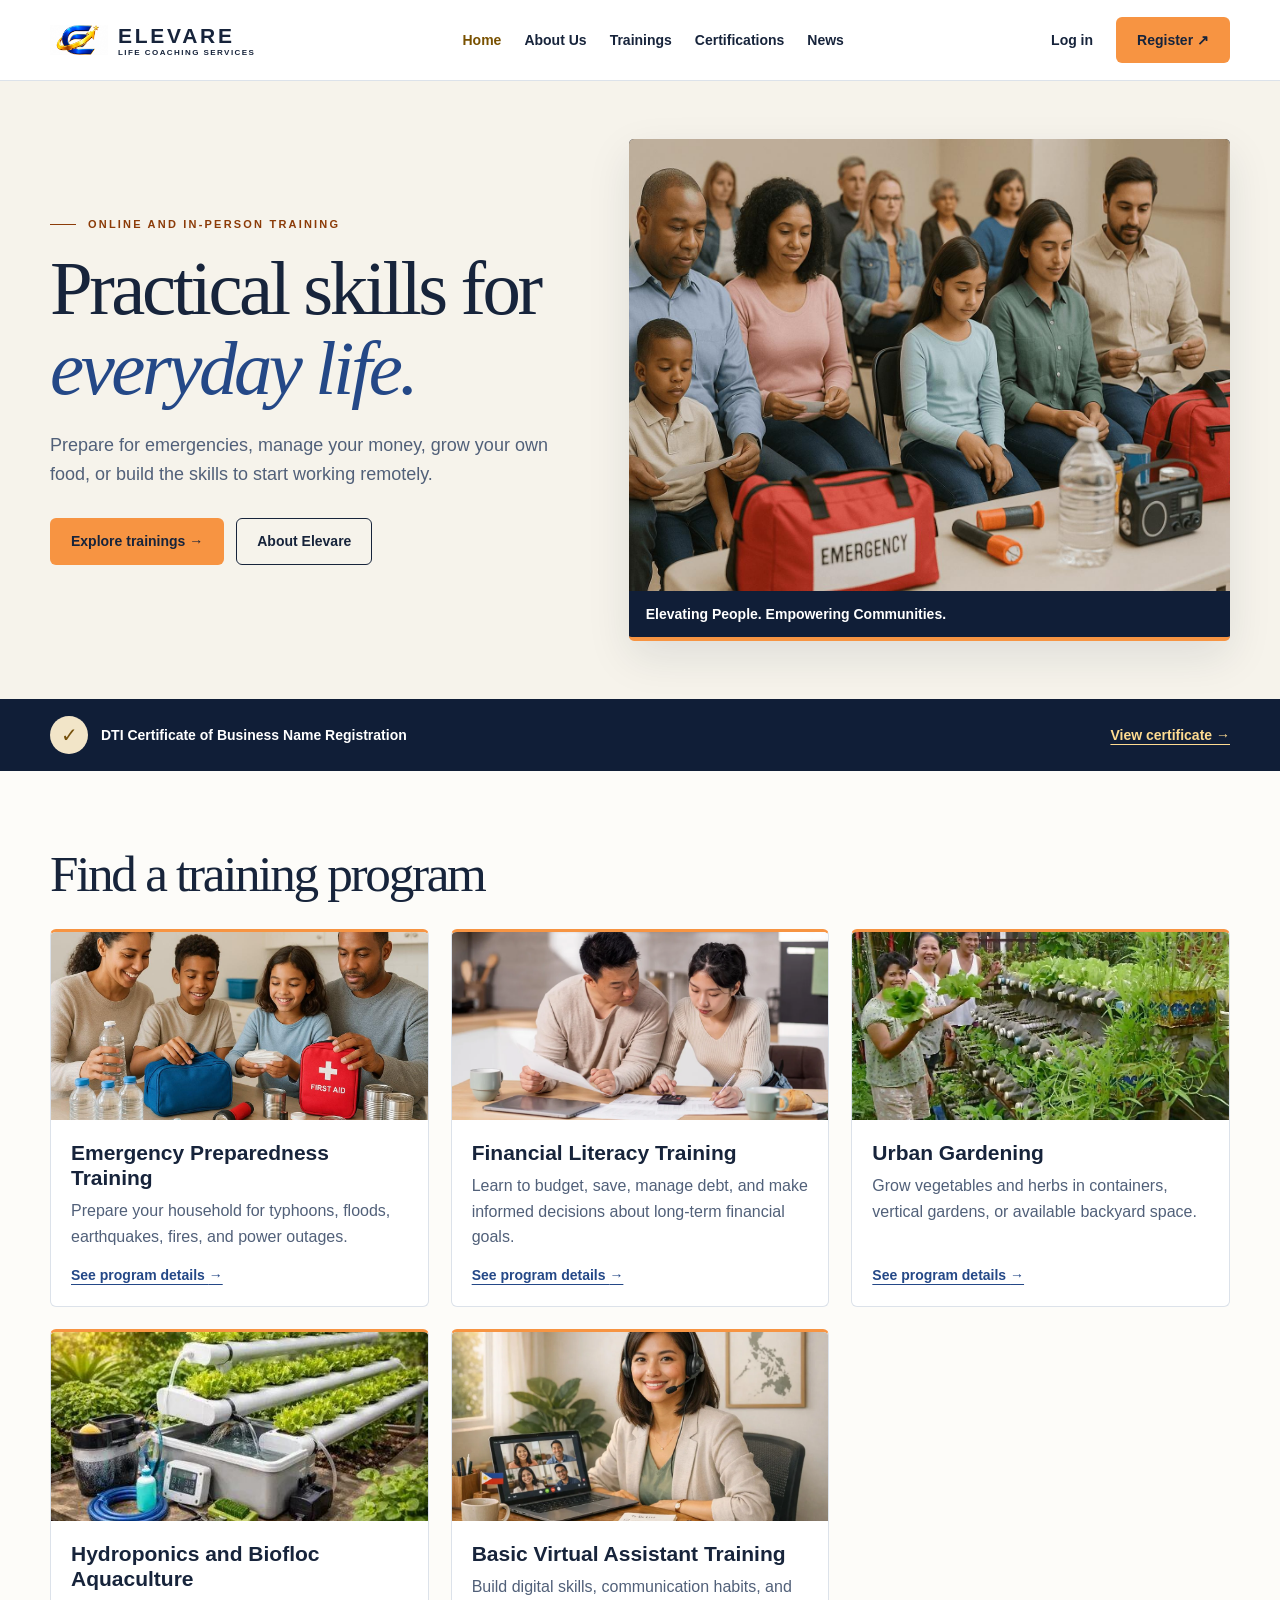
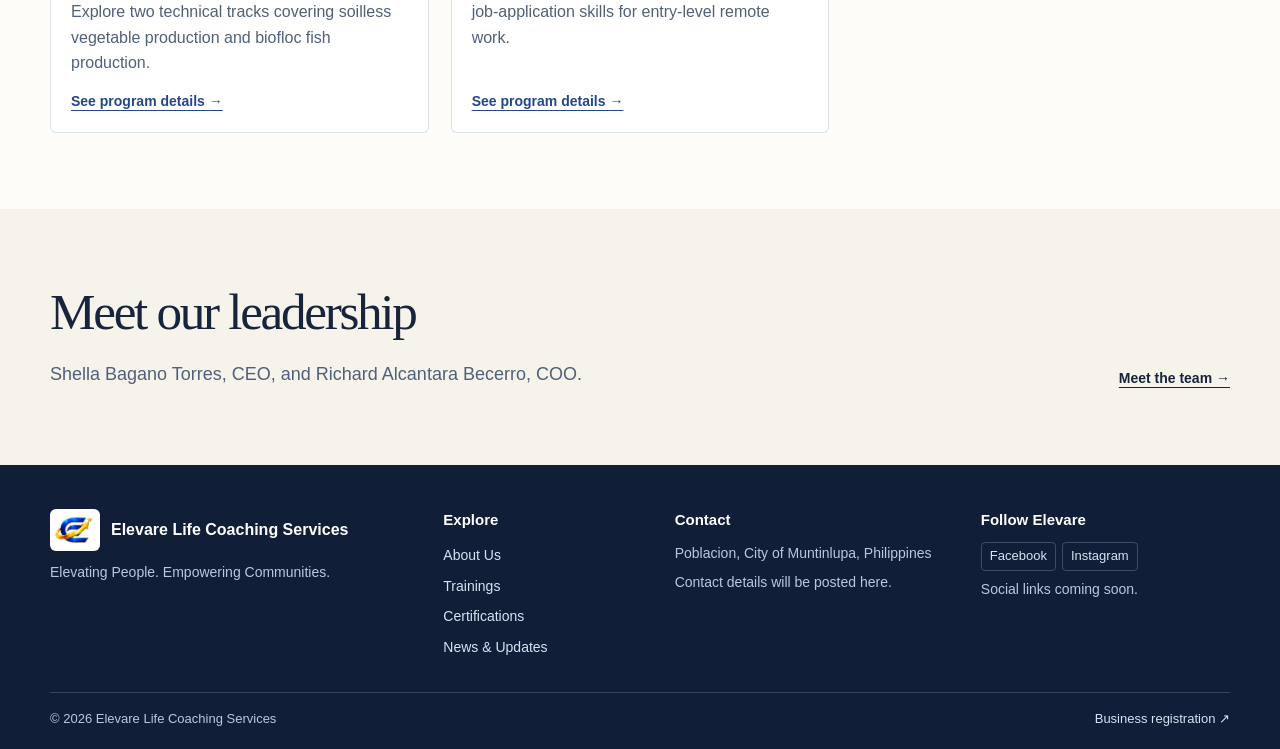
<file: index.html>
<!doctype html>
<html lang="en"><head><meta charset="utf-8"><meta name="viewport" content="width=device-width, initial-scale=1"><meta name="description" content="Elevare Life Coaching Services company information, leadership and training programs."><title>Home | Elevare Life Coaching Services</title><link rel="icon" href="assets/mark.jpg"><link rel="stylesheet" href="site.css"></head>
<body><a class="skip" href="#main">Skip to content</a><header class="header"><div class="wrap head"><a class="brand" href="index.html"><img src="assets/mark.jpg" alt=""><span class="wordmark">ELEVARE<small>Life Coaching Services</small></span></a><nav class="nav" aria-label="Main navigation"><a href="index.html" aria-current="page">Home</a><a href="about.html">About Us</a><a href="trainings.html">Trainings</a><a href="certifications.html">Certifications</a><a href="news.html">News</a></nav><div class="actions"><a class="login" href="login.html">Log in</a><a class="button " href="register.html">Register ↗</a></div></div></header>
<main id="main">
<section class="hero"><div class="wrap hero-grid"><div><p class="eyebrow">Online and in-person training</p><h1>Practical skills for <em>everyday life.</em></h1><p class="lead">Prepare for emergencies, manage your money, grow your own food, or build the skills to start working remotely.</p><div class="hero-actions"><a class="button " href="trainings.html">Explore trainings →</a><a class="button outline" href="about.html">About Elevare</a></div></div><figure class="hero-photo"><img src="assets/classroom.jpg" alt="A group taking part in an emergency preparedness session"><figcaption>Elevating People. Empowering Communities.</figcaption></figure></div></section>
<div class="stripe"><div class="wrap"><div class="stripe-note"><span class="seal" aria-hidden="true">✓</span><strong>DTI Certificate of Business Name Registration</strong></div><a class="text-link" href="certifications.html">View certificate →</a></div></div>
<section class="section"><div class="wrap"><div class="section-top"><h2>Find a training program</h2></div><div class="program-grid"><article class="program-card"><img src="assets/preparedness.jpg" alt="" loading="lazy"><div><h3>Emergency Preparedness Training</h3><p>Prepare your household for typhoons, floods, earthquakes, fires, and power outages.</p><a class="text-link" href="trainings.html#preparedness">See program details <span aria-hidden="true">→</span><span class="sr-only"> for Emergency Preparedness Training</span></a></div></article><article class="program-card"><img src="assets/finance.webp" alt="" loading="lazy"><div><h3>Financial Literacy Training</h3><p>Learn to budget, save, manage debt, and make informed decisions about long-term financial goals.</p><a class="text-link" href="trainings.html#finance">See program details <span aria-hidden="true">→</span><span class="sr-only"> for Financial Literacy Training</span></a></div></article><article class="program-card"><img src="assets/gardening.webp" alt="" loading="lazy"><div><h3>Urban Gardening</h3><p>Grow vegetables and herbs in containers, vertical gardens, or available backyard space.</p><a class="text-link" href="trainings.html#gardening">See program details <span aria-hidden="true">→</span><span class="sr-only"> for Urban Gardening</span></a></div></article><article class="program-card"><img src="assets/hydroponics.jpg" alt="" loading="lazy"><div><h3>Hydroponics and Biofloc Aquaculture</h3><p>Explore two technical tracks covering soilless vegetable production and biofloc fish production.</p><a class="text-link" href="trainings.html#hydroponics">See program details <span aria-hidden="true">→</span><span class="sr-only"> for Hydroponics and Biofloc Aquaculture</span></a></div></article><article class="program-card"><img src="assets/virtual-assistant.webp" alt="" loading="lazy"><div><h3>Basic Virtual Assistant Training</h3><p>Build digital skills, communication habits, and job-application skills for entry-level remote work.</p><a class="text-link" href="trainings.html#virtual-assistant">See program details <span aria-hidden="true">→</span><span class="sr-only"> for Basic Virtual Assistant Training</span></a></div></article></div></div></section>
<section class="section soft"><div class="wrap section-top end-band"><div><h2>Meet our leadership</h2><p class="lead">Shella Bagano Torres, CEO, and Richard Alcantara Becerro, COO.</p></div><a class="text-link" href="about.html#leadership">Meet the team →</a></div></section>
</main><footer class="footer">
<div class="wrap footer-grid">
<section aria-label="Elevare company information">
<a class="footer-brand" href="index.html"><img src="assets/mark.jpg" alt="" width="50" height="42"><strong>Elevare Life Coaching Services</strong></a>
<p>Elevating People. Empowering Communities.</p>
</section>
<nav aria-label="Explore Elevare"><h2>Explore</h2><ul>
<li><a href="about.html">About Us</a></li>
<li><a href="trainings.html">Trainings</a></li>
<li><a href="certifications.html">Certifications</a></li>
<li><a href="news.html">News &amp; Updates</a></li>
</ul></nav>
<section aria-labelledby="footer-contact"><h2 id="footer-contact">Contact</h2><p>Poblacion, City of Muntinlupa, Philippines</p><p>Contact details will be posted here.</p></section>
<section aria-labelledby="footer-social"><h2 id="footer-social">Follow Elevare</h2><ul class="social-placeholders"><li>Facebook</li><li>Instagram</li></ul><p>Social links coming soon.</p></section>
</div>
<div class="wrap footer-bottom"><p>© 2026 Elevare Life Coaching Services</p><a href="certifications.html">Business registration <span aria-hidden="true">↗</span></a></div>
</footer></body></html>
</file>
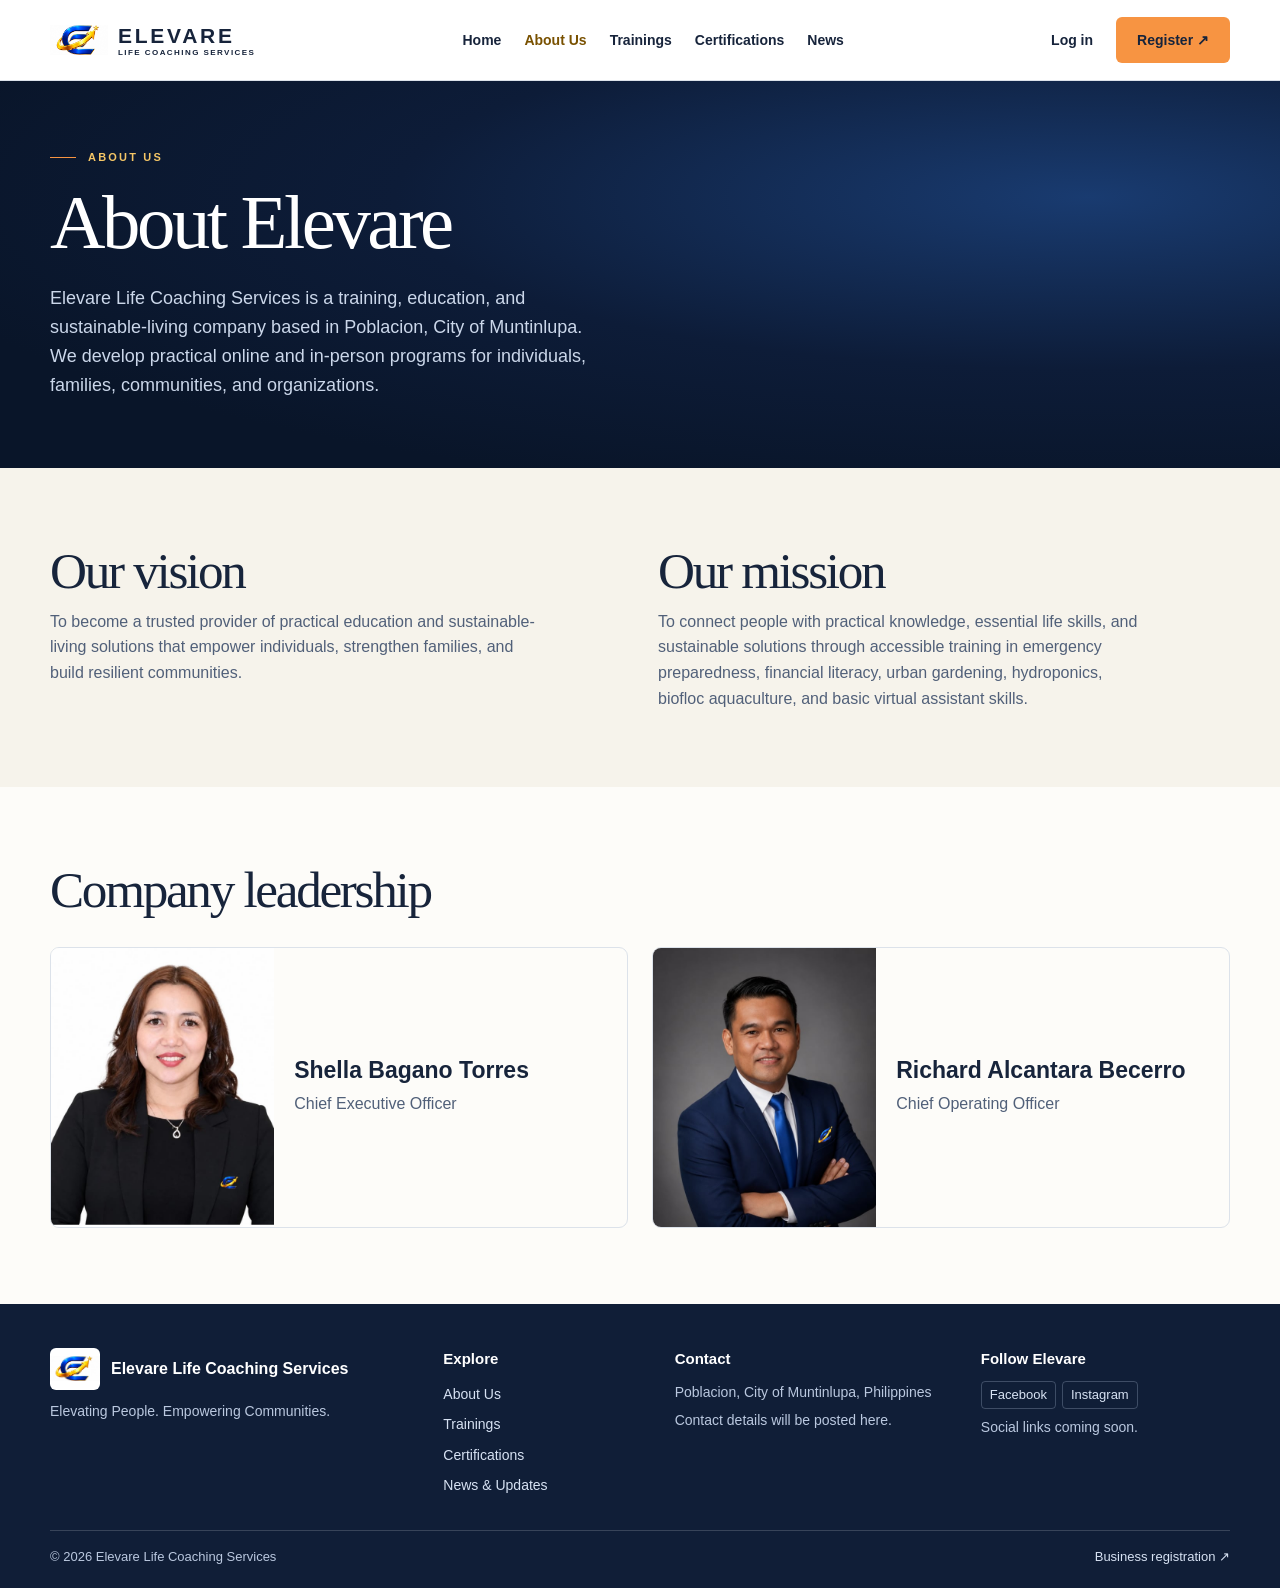
<file: about.html>
<!doctype html>
<html lang="en"><head><meta charset="utf-8"><meta name="viewport" content="width=device-width, initial-scale=1"><meta name="description" content="Elevare Life Coaching Services company information, leadership and training programs."><title>About Us | Elevare Life Coaching Services</title><link rel="icon" href="assets/mark.jpg"><link rel="stylesheet" href="site.css"></head>
<body><a class="skip" href="#main">Skip to content</a><header class="header"><div class="wrap head"><a class="brand" href="index.html"><img src="assets/mark.jpg" alt=""><span class="wordmark">ELEVARE<small>Life Coaching Services</small></span></a><nav class="nav" aria-label="Main navigation"><a href="index.html">Home</a><a href="about.html" aria-current="page">About Us</a><a href="trainings.html">Trainings</a><a href="certifications.html">Certifications</a><a href="news.html">News</a></nav><div class="actions"><a class="login" href="login.html">Log in</a><a class="button " href="register.html">Register ↗</a></div></div></header>
<main id="main"><section class="page-intro"><div class="wrap"><p class="eyebrow">About us</p><h1>About Elevare</h1><p class="lead">Elevare Life Coaching Services is a training, education, and sustainable-living company based in Poblacion, City of Muntinlupa. We develop practical online and in-person programs for individuals, families, communities, and organizations.</p></div></section>
<section class="section soft"><div class="wrap mission-grid">
<article><h2>Our vision</h2><p>To become a trusted provider of practical education and sustainable-living solutions that empower individuals, strengthen families, and build resilient communities.</p></article>
<article><h2>Our mission</h2><p>To connect people with practical knowledge, essential life skills, and sustainable solutions through accessible training in emergency preparedness, financial literacy, urban gardening, hydroponics, biofloc aquaculture, and basic virtual assistant skills.</p></article>
</div></section>
<section class="section"><div class="wrap" id="leadership"><h2>Company leadership</h2><div class="people">
<article class="person"><img src="assets/shella.jpg" alt="Shella Bagano Torres"><div><h3>Shella Bagano Torres</h3><p>Chief Executive Officer</p></div></article>
<article class="person"><img src="assets/richard.jpg" alt="Richard Alcantara Becerro"><div><h3>Richard Alcantara Becerro</h3><p>Chief Operating Officer</p></div></article></div></div></section></main><footer class="footer">
<div class="wrap footer-grid">
<section aria-label="Elevare company information">
<a class="footer-brand" href="index.html"><img src="assets/mark.jpg" alt="" width="50" height="42"><strong>Elevare Life Coaching Services</strong></a>
<p>Elevating People. Empowering Communities.</p>
</section>
<nav aria-label="Explore Elevare"><h2>Explore</h2><ul>
<li><a href="about.html">About Us</a></li>
<li><a href="trainings.html">Trainings</a></li>
<li><a href="certifications.html">Certifications</a></li>
<li><a href="news.html">News &amp; Updates</a></li>
</ul></nav>
<section aria-labelledby="footer-contact"><h2 id="footer-contact">Contact</h2><p>Poblacion, City of Muntinlupa, Philippines</p><p>Contact details will be posted here.</p></section>
<section aria-labelledby="footer-social"><h2 id="footer-social">Follow Elevare</h2><ul class="social-placeholders"><li>Facebook</li><li>Instagram</li></ul><p>Social links coming soon.</p></section>
</div>
<div class="wrap footer-bottom"><p>© 2026 Elevare Life Coaching Services</p><a href="certifications.html">Business registration <span aria-hidden="true">↗</span></a></div>
</footer></body></html>
</file>
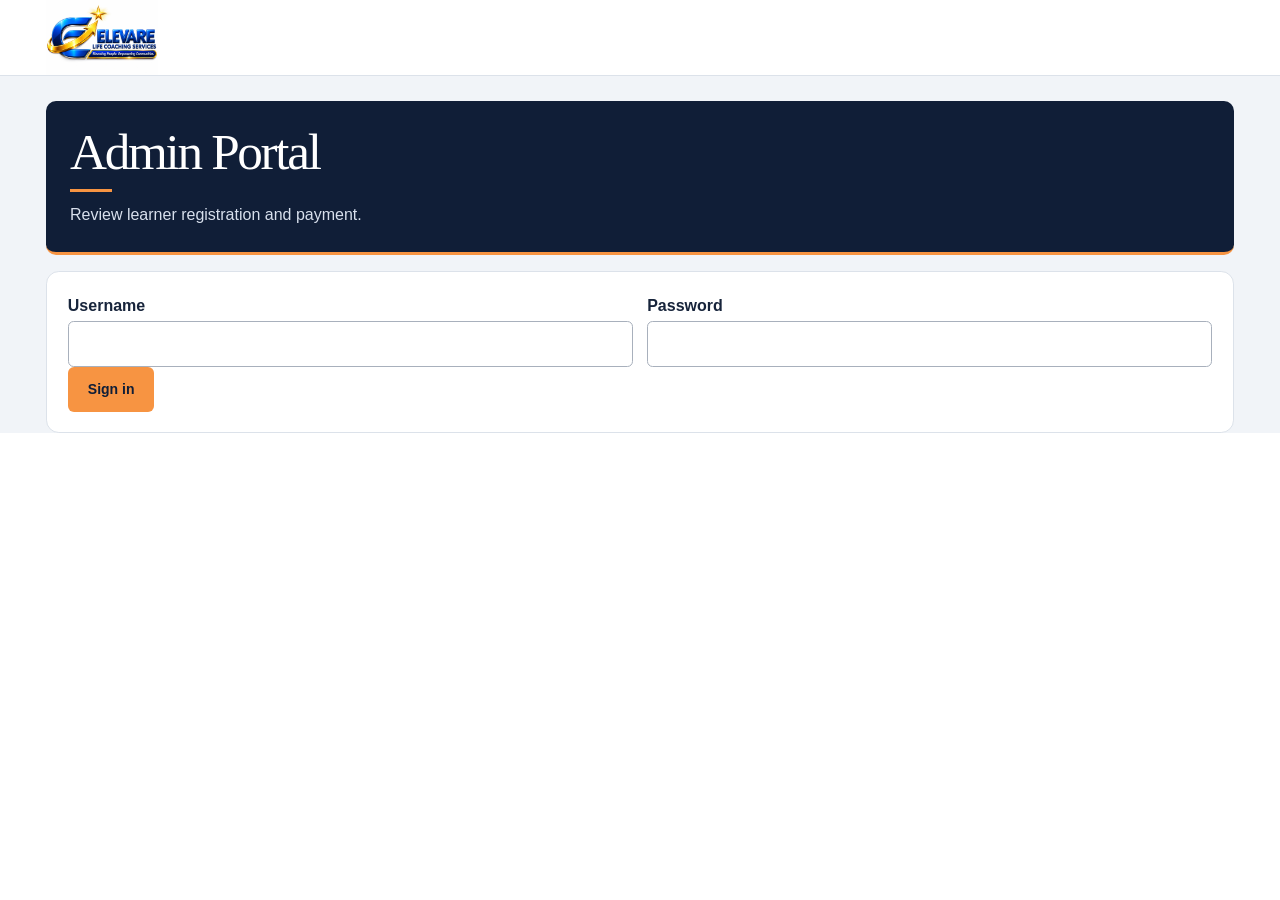
<file: admin-registration.html>
<!doctype html>
<html lang="en"><head><meta charset="utf-8"><meta name="viewport" content="width=device-width,initial-scale=1"><title>Admin Portal | Elevare</title><link rel="stylesheet" href="admin-base.css"><script src="admin-review.js" defer></script><link rel="stylesheet" href="admin-dashboard.css"><script src="admin-dashboard.js" defer></script></head>
<body data-page="admin"><header class="learner-brandbar"><div class="learner-brandbar-inner"><a class="learner-logo" href="index.html"><img src="assets/brand.jpg" alt="Elevare Life Coaching Services" width="1536" height="1024"></a></div></header>
<main class="learner-shell learner-page"><header class="learner-page-title"><h1>Admin Portal</h1><p>Review learner registration and payment.</p></header>
<form id="sign-in" class="learner-card"><div class="learner-grid">
<label>Username<input name="username" required autocomplete="username"></label>
<label>Password<input name="password" type="password" required autocomplete="current-password"></label></div>
<button class="button">Sign in</button></form>
<section id="admin-portal" hidden>
<div class="admin-toolbar"><nav aria-label="Admin sections">
<button type="button" data-view="verification" aria-pressed="true">Verification <span id="pending-count"></span></button>
<button type="button" data-view="learners" aria-pressed="false">Learners</button>
<button type="button" data-view="ambassadors" aria-pressed="false">Ambassadors</button>
<button type="button" data-view="reports" aria-pressed="false">Reports</button>
</nav><button type="button" id="sign-out">Sign out</button></div>
<div id="dashboard-status" role="status"></div>
<button type="button" id="reload-dashboard">Refresh data</button>
<section class="admin-panel" id="view-verification"><div class="admin-heading"><div><h2>Pending applications</h2><p>Review applications awaiting a decision, including payment resubmissions.</p></div><button class="button" id="open-review">Find by Learner ID</button></div><div id="pending-list"></div></section>
<section class="admin-panel" id="view-learners" hidden><div class="admin-heading"><div><h2>Learner directory</h2><p>Enrollment date is the original registration date. Training tracking will connect to the learner portal.</p></div><label>Sort by<select id="learner-sort"><option value="recent">Enrollment date · Newest first</option><option value="oldest">Enrollment date · Oldest first</option><option value="status">Training status</option></select></label></div><div id="learner-list"></div></section>
<section class="admin-panel" id="view-ambassadors" hidden><div class="admin-heading"><div><h2>Ambassadors</h2><p>Select an ambassador to see their referrals.</p></div><button class="button" type="button" id="ambassador-placeholder">Register Ambassador</button></div><div id="ambassador-list"></div><div id="referral-list" hidden></div></section>
<section class="admin-panel" id="view-reports" hidden><h2>Ambassador referral report</h2><p>Counts all applications submitted in the selected period. Times are Philippine time (UTC+8).</p>
<form id="report-range" class="admin-range">
<label>From<input name="start" type="datetime-local" required></label><label>Through<input name="end" type="datetime-local" required></label><button class="button" type="submit">Generate report</button><button type="button" id="export-report" disabled>Download CSV</button></form><p id="report-status" role="status"></p><div id="report-output"></div></section>
</section>
<dialog id="ambassador-dialog"><h2>Ambassador registration</h2><p>Under review. Proposed requirements are an existing learner account and a ₱1,200 ambassador fee.</p><form method="dialog"><button class="button">Close</button></form></dialog>
<dialog id="review-window"><form method="dialog"><button>Close</button></form>
<h2>Verify Registration</h2>
<form id="lookup" class="learner-card"><label>Learner ID<input name="learnerId" required maxlength="60"></label><button class="button">Find application</button></form>
<p id="review-status" role="status"></p>
<section id="review" hidden>
<div class="review-tabs" role="group" aria-label="Application sections">
<button type="button" data-section="personal" aria-pressed="true">Personal Information</button>
<button type="button" data-section="co" aria-pressed="false">Co-Learners</button>
<button type="button" data-section="payment" aria-pressed="false">Payment Confirmation</button>
</div>
<div id="personal"></div><div id="co" hidden></div><div id="payment" hidden></div>
<div class="learner-card"><label>Admin comment (required for corrections)<textarea id="decision-comment" maxlength="1000"></textarea></label>
<button type="button" data-decision="Verified" class="button">Verify</button>
<button type="button" data-decision="Rejected">Reject</button>
<button type="button" data-decision="Correction Requested">Request Correction</button></div>
</section></dialog><p id="status" role="status" aria-live="polite"></p></main></body></html>
</file>
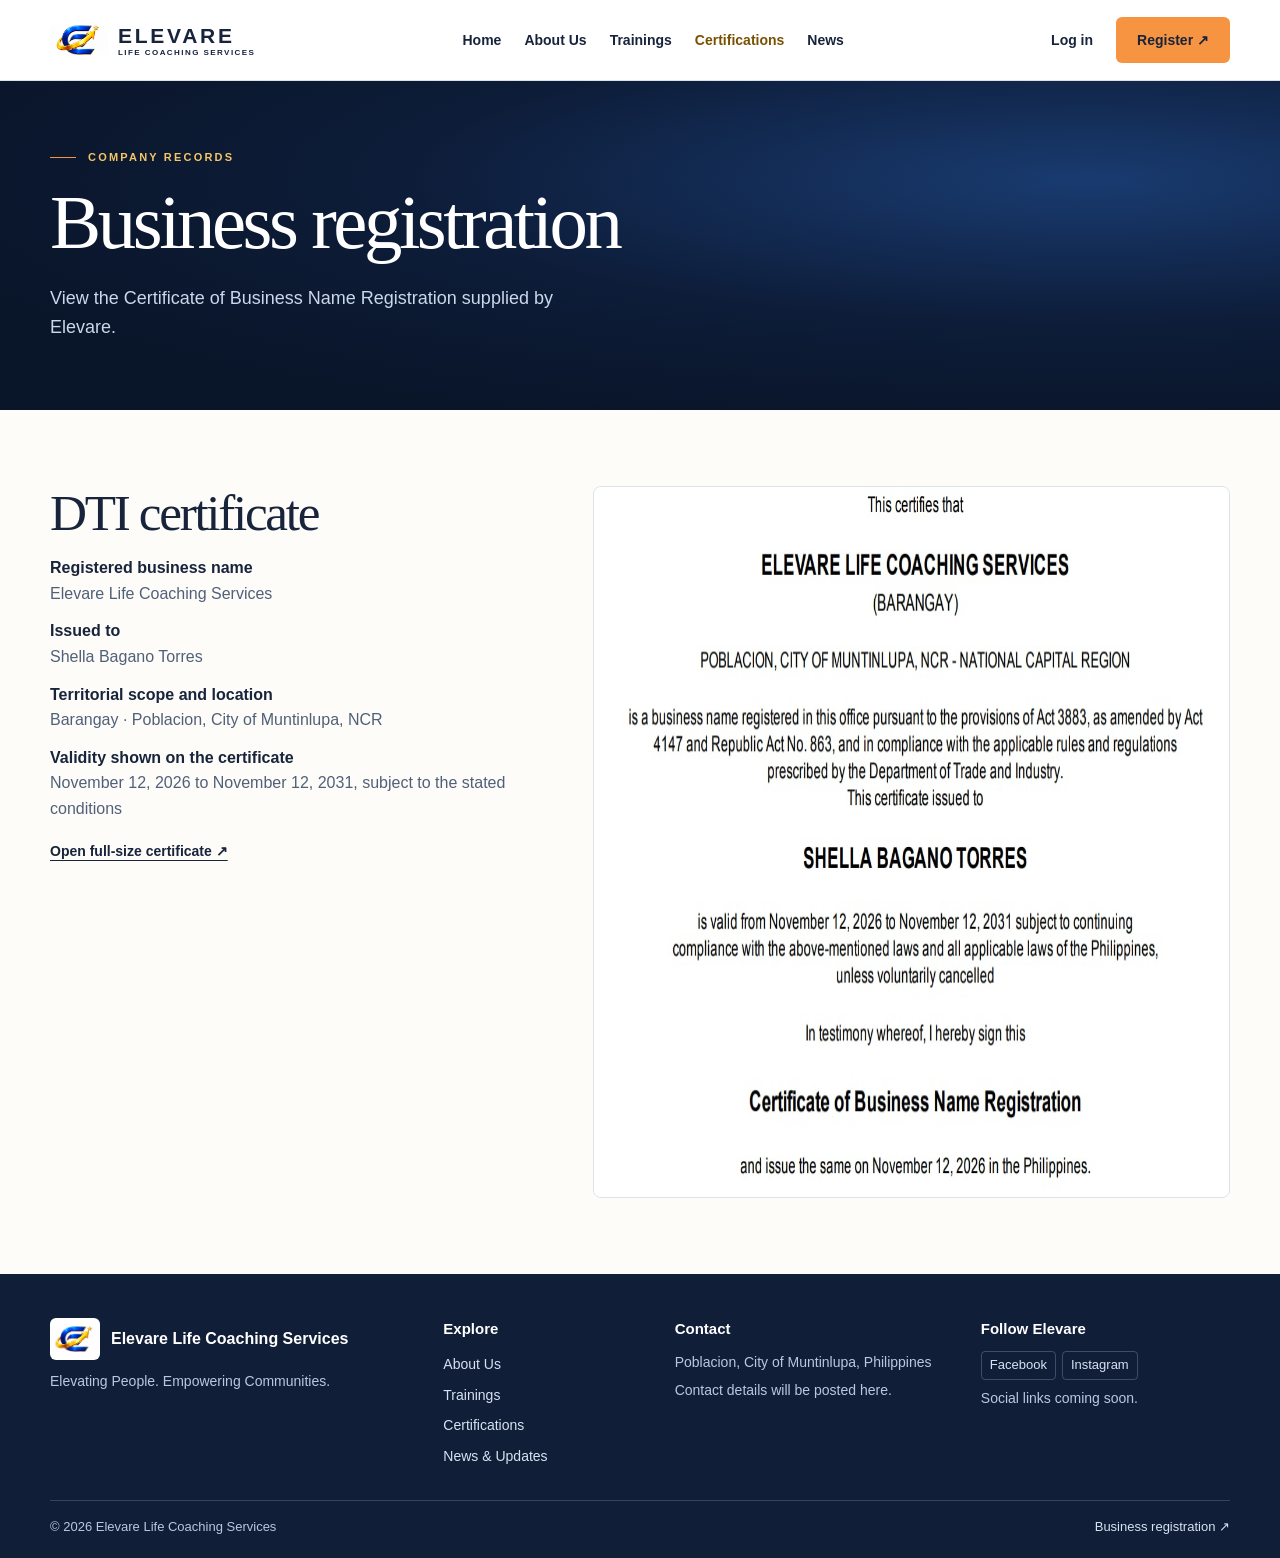
<file: certifications.html>
<!doctype html>
<html lang="en"><head><meta charset="utf-8"><meta name="viewport" content="width=device-width, initial-scale=1"><meta name="description" content="Elevare Life Coaching Services company information, leadership and training programs."><title>Certifications | Elevare Life Coaching Services</title><link rel="icon" href="assets/mark.jpg"><link rel="stylesheet" href="site.css"></head>
<body><a class="skip" href="#main">Skip to content</a><header class="header"><div class="wrap head"><a class="brand" href="index.html"><img src="assets/mark.jpg" alt=""><span class="wordmark">ELEVARE<small>Life Coaching Services</small></span></a><nav class="nav" aria-label="Main navigation"><a href="index.html">Home</a><a href="about.html">About Us</a><a href="trainings.html">Trainings</a><a href="certifications.html" aria-current="page">Certifications</a><a href="news.html">News</a></nav><div class="actions"><a class="login" href="login.html">Log in</a><a class="button " href="register.html">Register ↗</a></div></div></header>
<main id="main"><section class="page-intro"><div class="wrap"><p class="eyebrow">Company records</p><h1>Business registration</h1><p class="lead">View the Certificate of Business Name Registration supplied by Elevare.</p></div></section>
<section class="section"><div class="wrap cert-grid"><div><h2>DTI certificate</h2><dl><dt>Registered business name</dt><dd>Elevare Life Coaching Services</dd><dt>Issued to</dt><dd>Shella Bagano Torres</dd><dt>Territorial scope and location</dt><dd>Barangay · Poblacion, City of Muntinlupa, NCR</dd><dt>Validity shown on the certificate</dt><dd>November 12, 2026 to November 12, 2031, subject to the stated conditions</dd></dl><a class="text-link" href="assets/certificate.png">Open full-size certificate ↗</a></div><a href="assets/certificate.png" aria-label="Open full-size certificate"><img src="assets/certificate.png" alt="Certificate of Business Name Registration for Elevare Life Coaching Services" width="1090" height="712"></a></div></section></main><footer class="footer">
<div class="wrap footer-grid">
<section aria-label="Elevare company information">
<a class="footer-brand" href="index.html"><img src="assets/mark.jpg" alt="" width="50" height="42"><strong>Elevare Life Coaching Services</strong></a>
<p>Elevating People. Empowering Communities.</p>
</section>
<nav aria-label="Explore Elevare"><h2>Explore</h2><ul>
<li><a href="about.html">About Us</a></li>
<li><a href="trainings.html">Trainings</a></li>
<li><a href="certifications.html">Certifications</a></li>
<li><a href="news.html">News &amp; Updates</a></li>
</ul></nav>
<section aria-labelledby="footer-contact"><h2 id="footer-contact">Contact</h2><p>Poblacion, City of Muntinlupa, Philippines</p><p>Contact details will be posted here.</p></section>
<section aria-labelledby="footer-social"><h2 id="footer-social">Follow Elevare</h2><ul class="social-placeholders"><li>Facebook</li><li>Instagram</li></ul><p>Social links coming soon.</p></section>
</div>
<div class="wrap footer-bottom"><p>© 2026 Elevare Life Coaching Services</p><a href="certifications.html">Business registration <span aria-hidden="true">↗</span></a></div>
</footer></body></html>
</file>
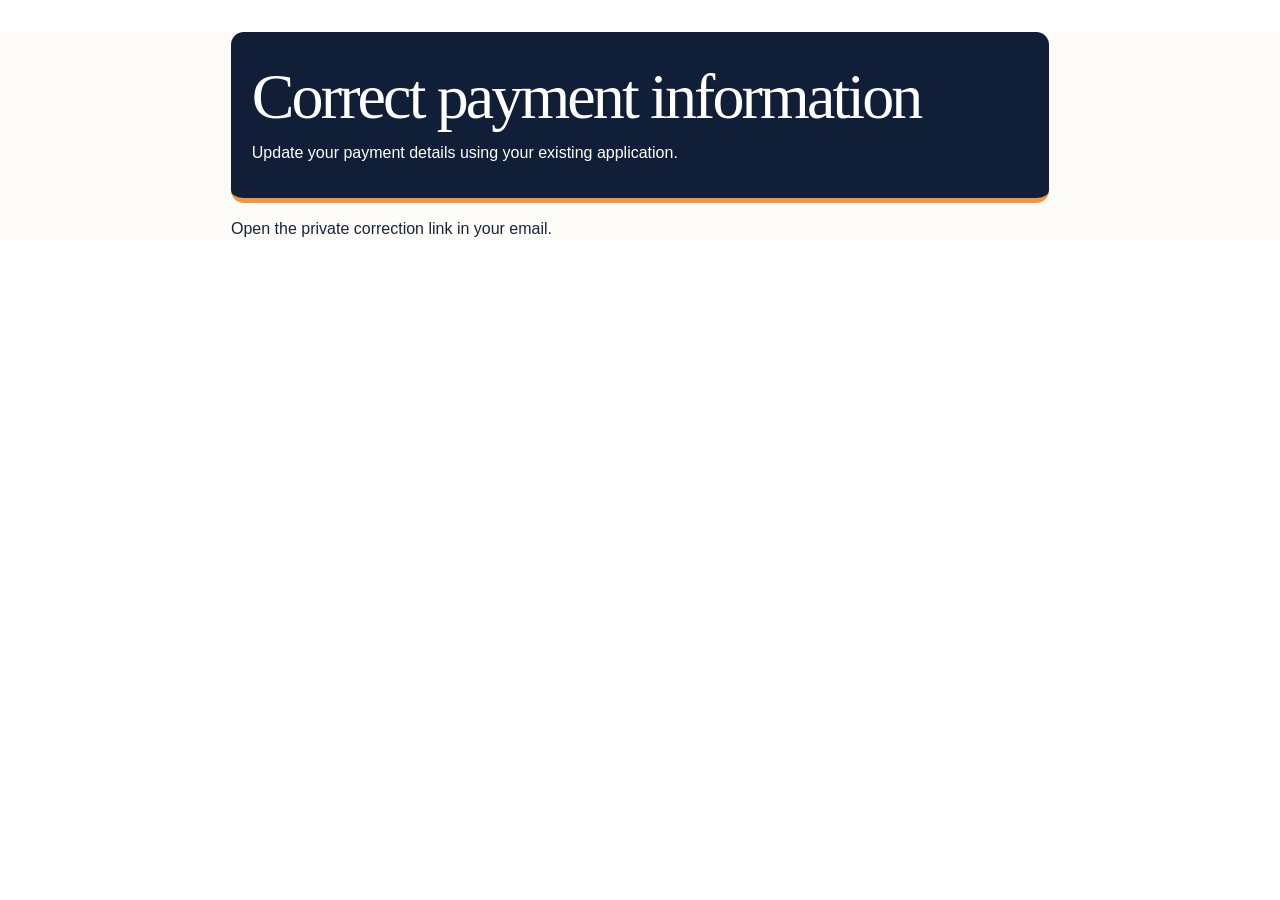
<file: correct-payment.html>
<!doctype html>
<html lang="en">
<head>
<meta charset="utf-8">
<meta name="viewport" content="width=device-width,initial-scale=1">
<meta name="referrer" content="no-referrer">
<title>Correct Payment Information | Elevare</title>
<link rel="stylesheet" href="site.css">
<script src="learner.js" defer></script>
</head>
<body data-page="correction">
<main class="learner-shell">
<header class="learner-banner"><h1>Correct payment information</h1><p>Update your payment details using your existing application.</p></header>
<form id="correct-payment" class="learner-card">
<p>Review the instructions in your correction email before submitting.</p>
<div class="learner-grid">
<label>Payment method<select name="method" required><option value="">Select</option><option>GCash</option><option>Maya</option><option>MariBank</option><option>Bank Transfer</option></select></label>
<label>Payment reference number<input name="reference" required maxlength="80"></label>
<label>Proof of payment (JPG, PNG or PDF, up to 2 MB)<input name="receipt" type="file" accept="image/jpeg,image/png,application/pdf" required></label>
</div>
<button class="button">Resubmit payment details</button>
</form>
<p id="status" role="status" aria-live="polite"></p>
</main>
</body>
</html>
</file>
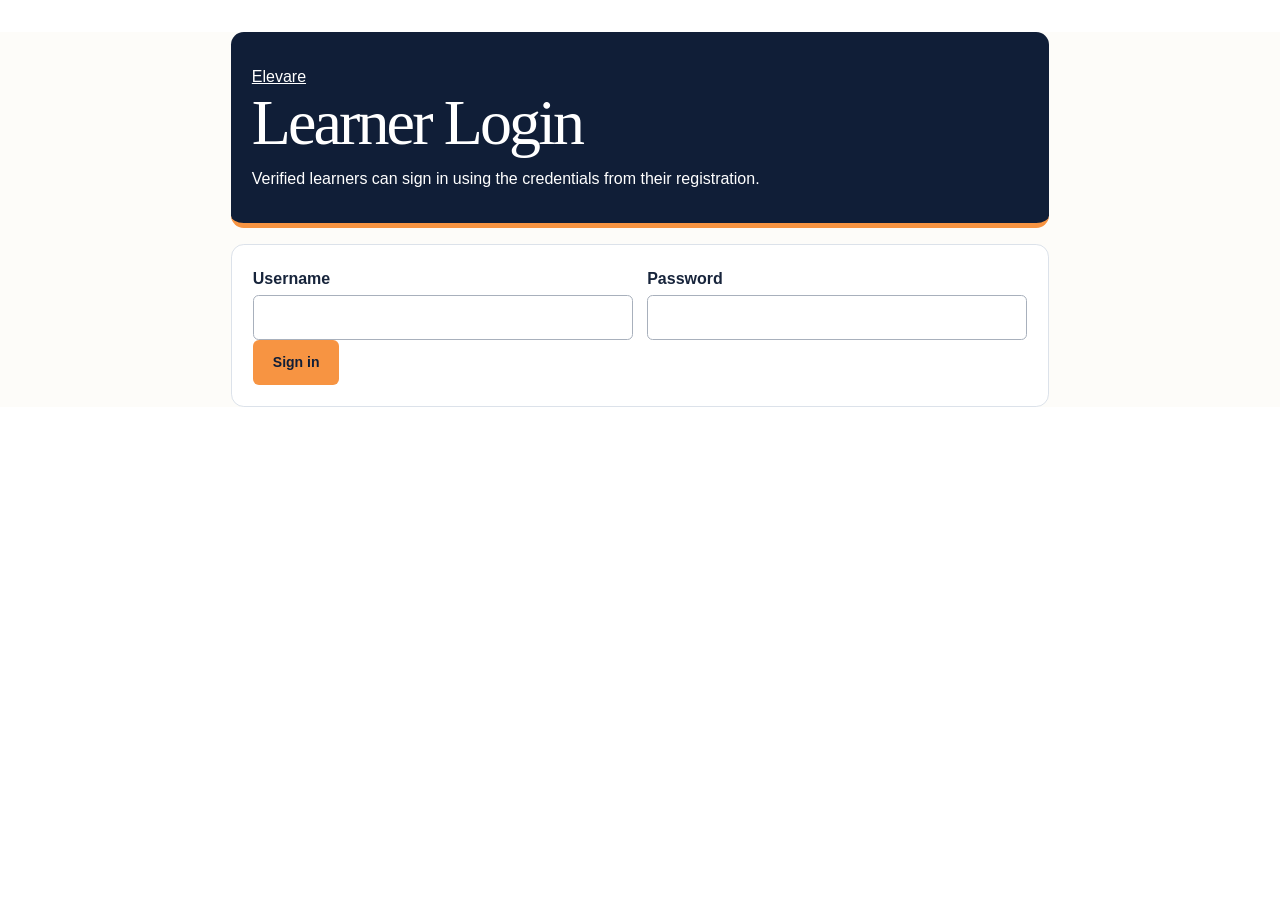
<file: login.html>
<!doctype html>
<html lang="en"><head><meta charset="utf-8"><meta name="viewport" content="width=device-width,initial-scale=1"><title>Learner Login | Elevare</title><link rel="stylesheet" href="site.css"><script src="learner.js" defer></script></head>
<body data-page="login"><main class="learner-shell"><header class="learner-banner"><a href="index.html">Elevare</a><h1>Learner Login</h1><p>Verified learners can sign in using the credentials from their registration.</p></header>
<form id="sign-in" class="learner-card"><div class="learner-grid">
<label>Username<input name="username" required autocomplete="username"></label>
<label>Password<input name="password" type="password" required autocomplete="current-password"></label></div>
<button class="button">Sign in</button></form>
<section id="learner-portal" class="learner-card" hidden><h2>Learner Portal</h2><p id="welcome"></p><p><a href="trainings.html">View training offerings</a></p><button type="button" id="learner-sign-out">Sign out</button></section><p id="status" role="status" aria-live="polite"></p></main></body></html>
</file>
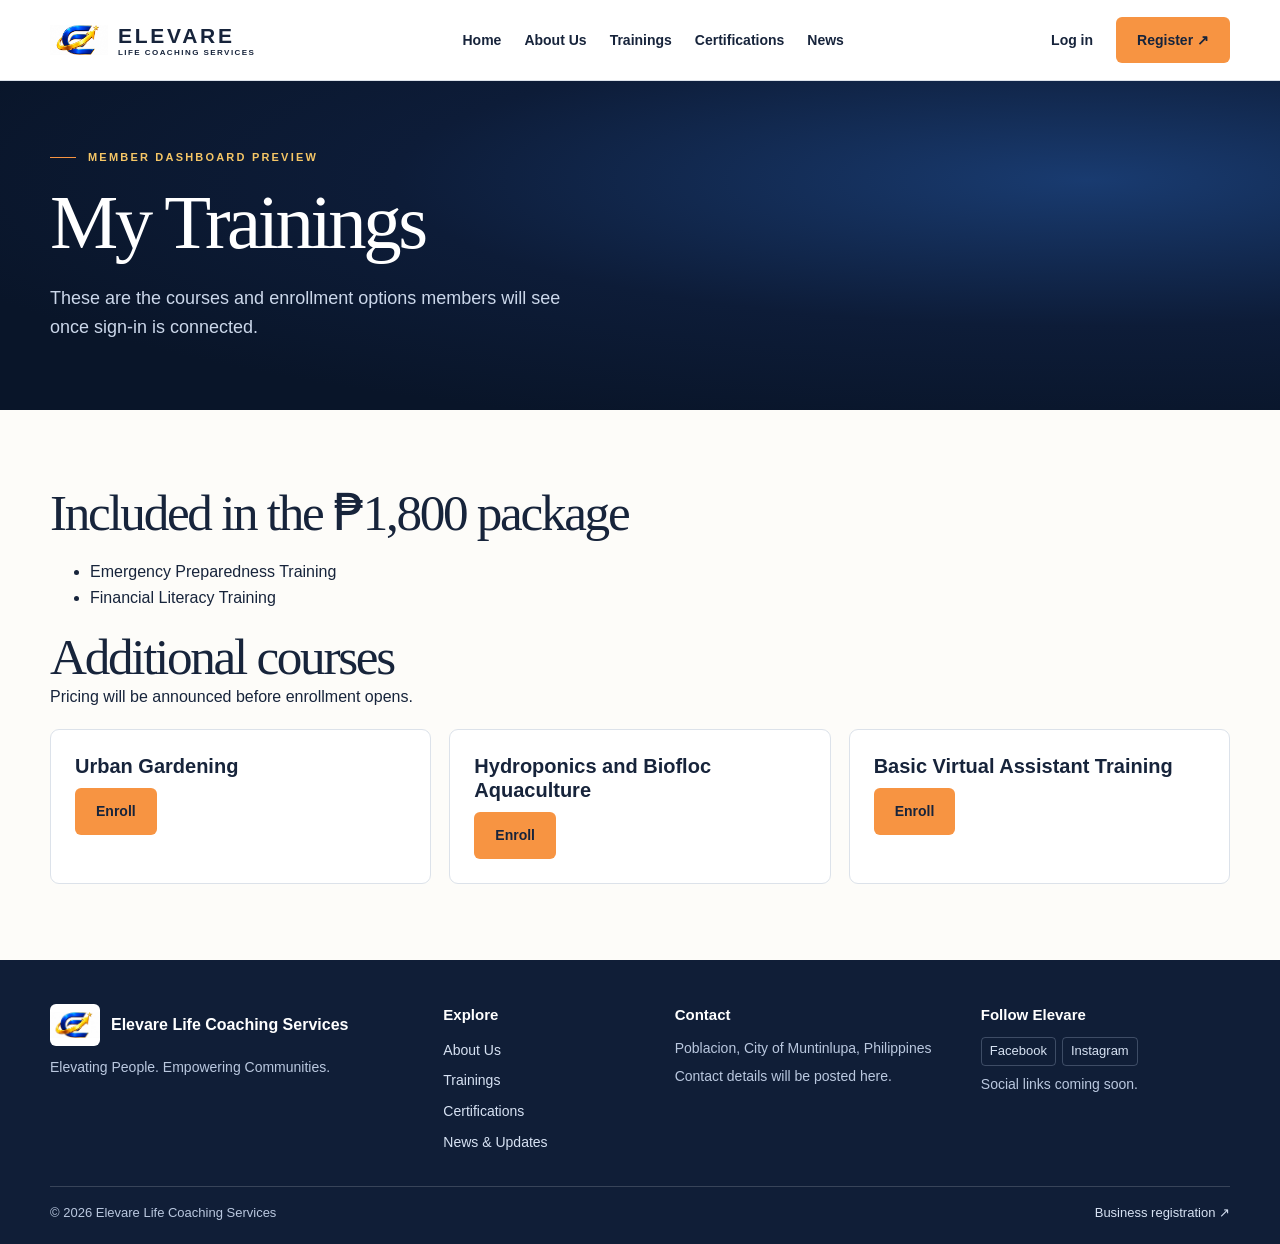
<file: my-trainings-preview.html>
<!doctype html>
<html lang="en"><head><meta charset="utf-8"><meta name="viewport" content="width=device-width, initial-scale=1"><meta name="description" content="Elevare Life Coaching Services company information, leadership and training programs."><title>My Trainings Preview | Elevare Life Coaching Services</title><link rel="icon" href="assets/mark.jpg"><link rel="stylesheet" href="site.css"></head>
<body><a class="skip" href="#main">Skip to content</a><header class="header"><div class="wrap head"><a class="brand" href="index.html"><img src="assets/mark.jpg" alt=""><span class="wordmark">ELEVARE<small>Life Coaching Services</small></span></a><nav class="nav" aria-label="Main navigation"><a href="index.html">Home</a><a href="about.html">About Us</a><a href="trainings.html">Trainings</a><a href="certifications.html">Certifications</a><a href="news.html">News</a></nav><div class="actions"><a class="login" href="login.html">Log in</a><a class="button " href="register.html">Register ↗</a></div></div></header>
<main id="main">
<section class="page-intro"><div class="wrap"><p class="eyebrow">Member dashboard preview</p><h1>My Trainings</h1><p class="lead">These are the courses and enrollment options members will see once sign-in is connected.</p></div></section>
<section class="section"><div class="wrap">
<h2>Included in the ₱1,800 package</h2>
<ul class="included-courses"><li>Emergency Preparedness Training</li><li>Financial Literacy Training</li></ul>
<h2>Additional courses</h2>
<p>Pricing will be announced before enrollment opens.</p>
<div class="grid enrollment-grid"><article class="card"><h3>Urban Gardening</h3><button class="button orange" type="button" data-dialog="additional-enrollment" data-course="Urban Gardening" aria-label="Enroll in Urban Gardening">Enroll</button></article><article class="card"><h3>Hydroponics and Biofloc Aquaculture</h3><button class="button orange" type="button" data-dialog="additional-enrollment" data-course="Hydroponics and Biofloc Aquaculture" aria-label="Enroll in Hydroponics and Biofloc Aquaculture">Enroll</button></article><article class="card"><h3>Basic Virtual Assistant Training</h3><button class="button orange" type="button" data-dialog="additional-enrollment" data-course="Basic Virtual Assistant Training" aria-label="Enroll in Basic Virtual Assistant Training">Enroll</button></article></div>
<dialog class="elevare-dialog" id="additional-enrollment" aria-labelledby="enrollment-title">
<button class="dialog-close" type="button" data-close aria-label="Close">×</button>
<h2 id="enrollment-title">Course enrollment</h2><p id="enrollment-course"></p>
<p class="notice">Preview only. Enrollment and receipt uploads are pending setup.</p>
<form id="enrollment-form"><fieldset disabled>
<label for="member-name">Full name</label><input id="member-name" name="name" autocomplete="name" required>
<label for="member-phone">Mobile number</label><input id="member-phone" name="phone" type="tel" autocomplete="tel" required>
<label for="member-email">Email address</label><input id="member-email" name="email" type="email" autocomplete="email" required>
<label for="member-social">Facebook or Messenger profile link</label><input id="member-social" name="social" type="url" placeholder="https://" required>
<label for="payment-proof">Proof of payment</label><input id="payment-proof" name="proof" type="file" accept=".pdf,.jpg,.jpeg,.png" required>
<button class="button orange" type="submit">Submit enrollment</button>
</fieldset>
<p>After submitting, allow 3–5 business days for payment review. If your payment is verified, Elevare will email your training schedule and use your profile link to add you to the course group.</p>
</form></dialog></div></section></main><footer class="footer">
<div class="wrap footer-grid">
<section aria-label="Elevare company information">
<a class="footer-brand" href="index.html"><img src="assets/mark.jpg" alt="" width="50" height="42"><strong>Elevare Life Coaching Services</strong></a>
<p>Elevating People. Empowering Communities.</p>
</section>
<nav aria-label="Explore Elevare"><h2>Explore</h2><ul>
<li><a href="about.html">About Us</a></li>
<li><a href="trainings.html">Trainings</a></li>
<li><a href="certifications.html">Certifications</a></li>
<li><a href="news.html">News &amp; Updates</a></li>
</ul></nav>
<section aria-labelledby="footer-contact"><h2 id="footer-contact">Contact</h2><p>Poblacion, City of Muntinlupa, Philippines</p><p>Contact details will be posted here.</p></section>
<section aria-labelledby="footer-social"><h2 id="footer-social">Follow Elevare</h2><ul class="social-placeholders"><li>Facebook</li><li>Instagram</li></ul><p>Social links coming soon.</p></section>
</div>
<div class="wrap footer-bottom"><p>© 2026 Elevare Life Coaching Services</p><a href="certifications.html">Business registration <span aria-hidden="true">↗</span></a></div>
</footer><script src="portal.js" defer></script></body></html>
</file>
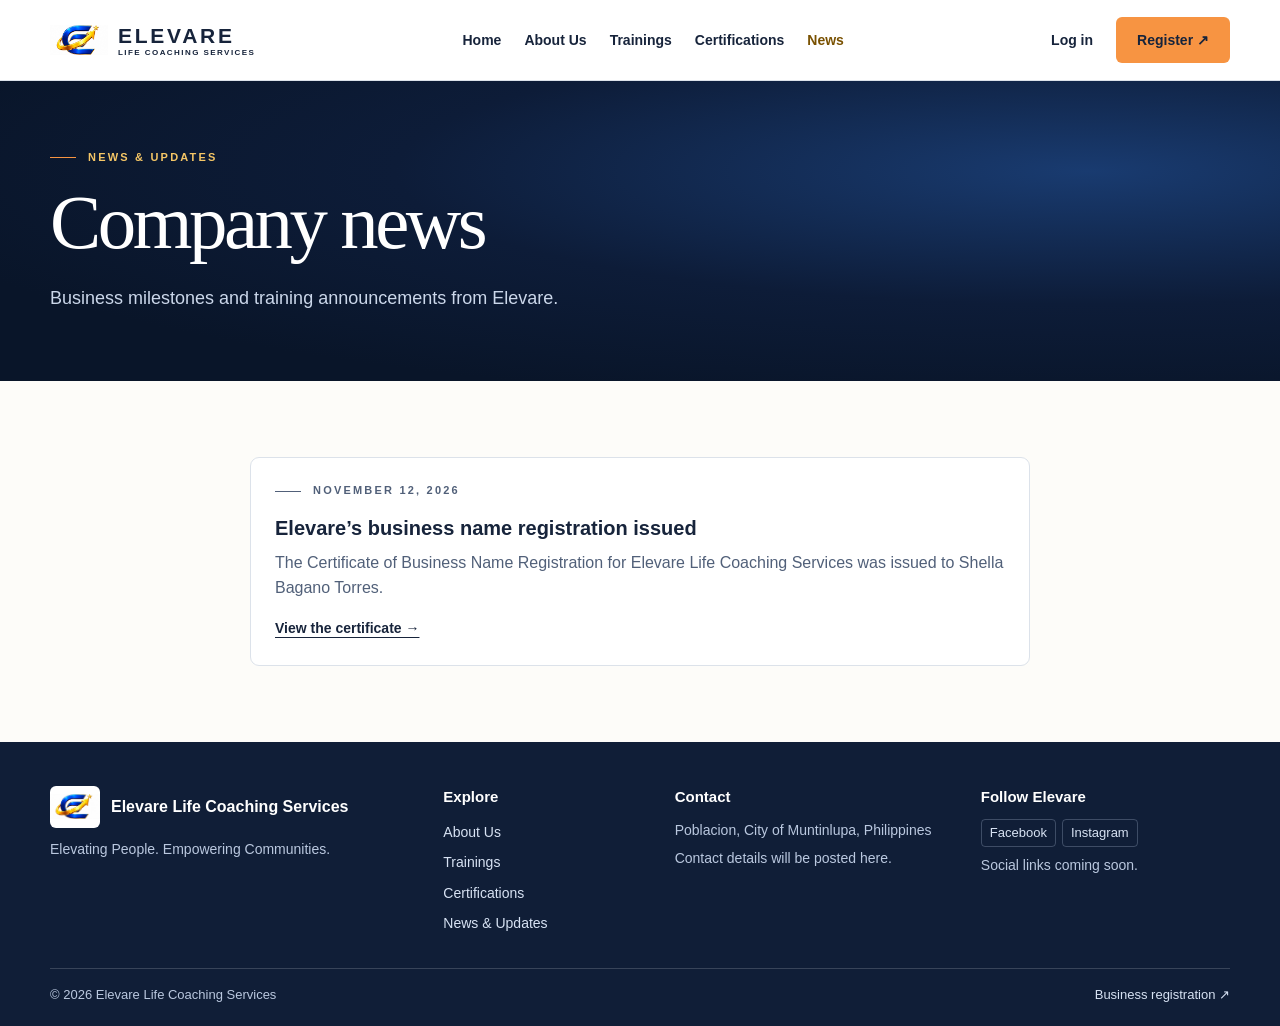
<file: news.html>
<!doctype html>
<html lang="en"><head><meta charset="utf-8"><meta name="viewport" content="width=device-width, initial-scale=1"><meta name="description" content="Elevare Life Coaching Services company information, leadership and training programs."><title>News | Elevare Life Coaching Services</title><link rel="icon" href="assets/mark.jpg"><link rel="stylesheet" href="site.css"></head>
<body><a class="skip" href="#main">Skip to content</a><header class="header"><div class="wrap head"><a class="brand" href="index.html"><img src="assets/mark.jpg" alt=""><span class="wordmark">ELEVARE<small>Life Coaching Services</small></span></a><nav class="nav" aria-label="Main navigation"><a href="index.html">Home</a><a href="about.html">About Us</a><a href="trainings.html">Trainings</a><a href="certifications.html">Certifications</a><a href="news.html" aria-current="page">News</a></nav><div class="actions"><a class="login" href="login.html">Log in</a><a class="button " href="register.html">Register ↗</a></div></div></header>
<main id="main"><section class="page-intro"><div class="wrap"><p class="eyebrow">News &amp; updates</p><h1>Company news</h1><p class="lead">Business milestones and training announcements from Elevare.</p></div></section>
<section class="section"><div class="wrap details"><article class="card"><p class="eyebrow"><time datetime="2026-11-12">November 12, 2026</time></p><h3>Elevare’s business name registration issued</h3><p>The Certificate of Business Name Registration for Elevare Life Coaching Services was issued to Shella Bagano Torres.</p><a href="certifications.html" class="text-link">View the certificate →</a></article></div></section></main><footer class="footer">
<div class="wrap footer-grid">
<section aria-label="Elevare company information">
<a class="footer-brand" href="index.html"><img src="assets/mark.jpg" alt="" width="50" height="42"><strong>Elevare Life Coaching Services</strong></a>
<p>Elevating People. Empowering Communities.</p>
</section>
<nav aria-label="Explore Elevare"><h2>Explore</h2><ul>
<li><a href="about.html">About Us</a></li>
<li><a href="trainings.html">Trainings</a></li>
<li><a href="certifications.html">Certifications</a></li>
<li><a href="news.html">News &amp; Updates</a></li>
</ul></nav>
<section aria-labelledby="footer-contact"><h2 id="footer-contact">Contact</h2><p>Poblacion, City of Muntinlupa, Philippines</p><p>Contact details will be posted here.</p></section>
<section aria-labelledby="footer-social"><h2 id="footer-social">Follow Elevare</h2><ul class="social-placeholders"><li>Facebook</li><li>Instagram</li></ul><p>Social links coming soon.</p></section>
</div>
<div class="wrap footer-bottom"><p>© 2026 Elevare Life Coaching Services</p><a href="certifications.html">Business registration <span aria-hidden="true">↗</span></a></div>
</footer></body></html>
</file>
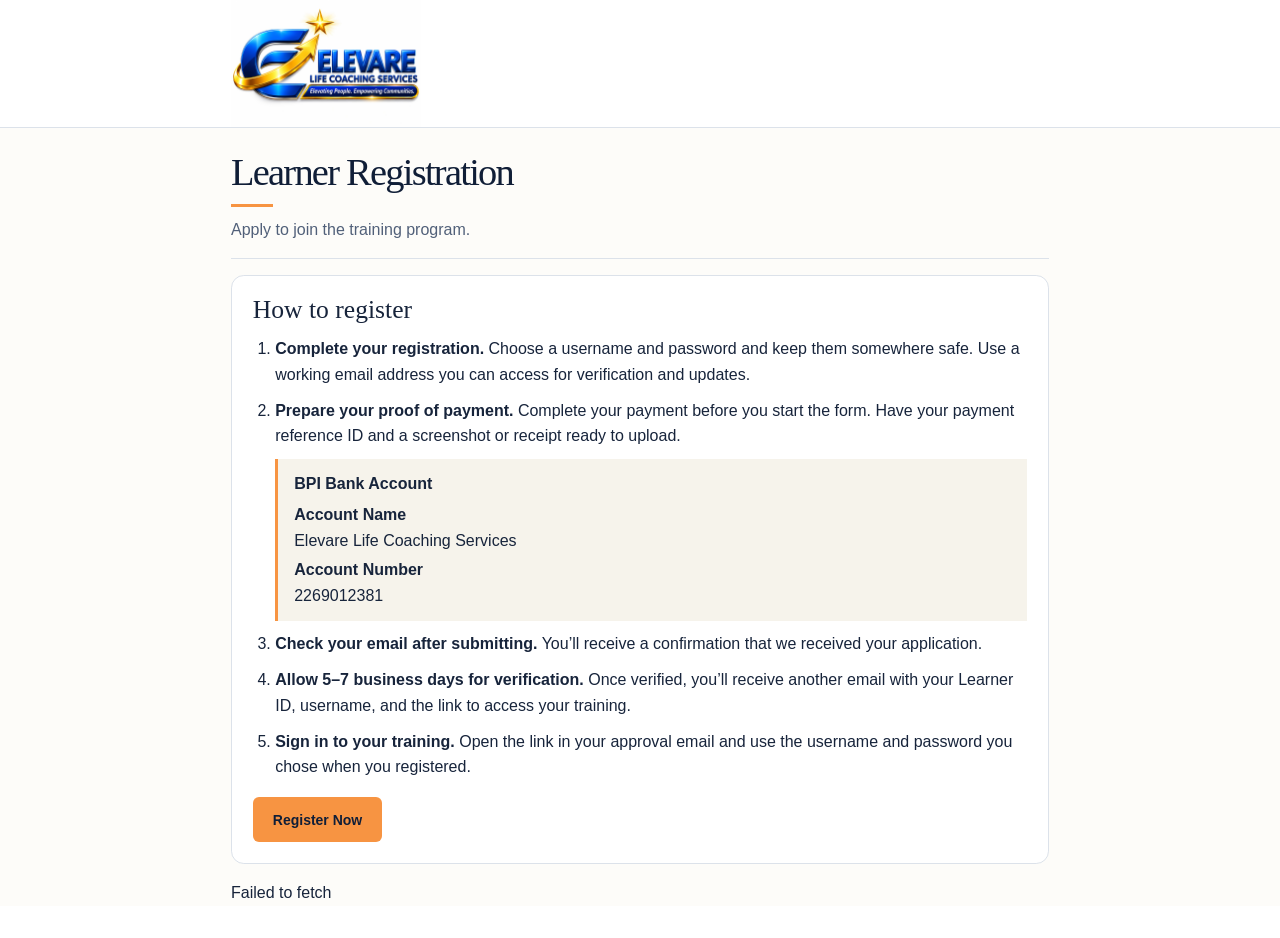
<file: register.html>
<!doctype html>
<html lang="en"><head><meta charset="utf-8"><meta name="viewport" content="width=device-width,initial-scale=1"><title>Learner Registration | Elevare</title><link rel="stylesheet" href="site.css?v=password-eye"><script src="learner.js?v=password-eye" defer></script></head>
<body data-page="register"><header class="learner-brandbar"><div class="learner-brandbar-inner"><a class="learner-logo" href="index.html"><img src="assets/brand.jpg" alt="Elevare Life Coaching Services" width="1536" height="1024"></a></div></header>
<main class="learner-shell learner-page"><header class="learner-page-title"><h1>Learner Registration</h1><p>Apply to join the training program.</p></header>
<section class="learner-card registration-guide" id="registration-guide" aria-labelledby="guide-title">
<h2 id="guide-title">How to register</h2>
<ol>
  <li><strong>Complete your registration.</strong> Choose a username and password and keep them somewhere safe. Use a working email address you can access for verification and updates.</li>
  <li><strong>Prepare your proof of payment.</strong> Complete your payment before you start the form. Have your payment reference ID and a screenshot or receipt ready to upload.
  <div class="registration-bank"><strong>BPI Bank Account</strong><dl>
    <dt>Account Name</dt><dd>Elevare Life Coaching Services</dd>
    <dt>Account Number</dt><dd>2269012381</dd>
  </dl></div></li>
  <li><strong>Check your email after submitting.</strong> You’ll receive a confirmation that we received your application.</li>
  <li><strong>Allow 5–7 business days for verification.</strong> Once verified, you’ll receive another email with your Learner ID, username, and the link to access your training.</li>
  <li><strong>Sign in to your training.</strong> Open the link in your approval email and use the username and password you chose when you registered.</li>
</ol>
<button type="button" id="start-registration" class="button" aria-controls="application" aria-expanded="false">Register Now</button>
</section>
<form id="application" hidden>
<section class="learner-card"><h2 id="application-title" tabindex="-1">Personal Information</h2><div class="learner-grid">
<label>First Name<input name="firstName" maxlength="80" required></label><label>Middle Name<input name="middleName" maxlength="80"></label><label>Last Name<input name="lastName" maxlength="80" required></label><label>Suffix<input name="suffix" maxlength="80"></label>
<label>Birthdate<input name="birthdate" type="date" required></label>
<label>Gender<select name="gender" required><option value="">Select</option><option>Female</option><option>Male</option><option>Other</option></select></label>
<label>Marital status<select name="maritalStatus" required><option value="">Select</option><option>Single</option><option>Married</option><option>Separated</option><option>Widowed</option><option>Other</option></select></label>
<label>Mobile Number<input name="phone" type="tel" required maxlength="40"></label>
<label>Additional Number<input name="phone2" type="tel" maxlength="40"></label>
<label class="learner-address">Complete Address<input name="address" required maxlength="250" autocomplete="street-address"></label>
<label>Ambassador<select name="ambassadorId" required><option value="">Loading ambassadors…</option></select></label>
</div><p id="ambassador-note"></p></section>
<section class="learner-card"><h2>Login Details</h2><div class="learner-grid">
<label>Username<input name="username" required autocomplete="username" pattern="[A-Za-z0-9_.\-]{3,32}" minlength="3" maxlength="32"></label>
<div class="learner-password"><label>Password<input id="password" name="password" required type="password" minlength="8" maxlength="128" autocomplete="new-password"></label><button type="button" class="password-toggle" data-password="password" aria-controls="password" aria-pressed="false" aria-label="Show password" title="Show password"><svg viewBox="0 0 24 24" width="20" height="20" fill="none" stroke="currentColor" stroke-width="1.7" stroke-linecap="round" stroke-linejoin="round" aria-hidden="true" focusable="false"><path d="M2 12s3.6-6 10-6 10 6 10 6-3.6 6-10 6S2 12 2 12Z"/><circle cx="12" cy="12" r="2.7"/><path class="password-eye-slash" d="M3 21 21 3"/></svg></button></div>
<div class="learner-password"><label>Confirm Password<input id="confirmPassword" name="confirmPassword" required type="password" minlength="8" maxlength="128" autocomplete="new-password"></label><button type="button" class="password-toggle" data-password="confirmPassword" aria-controls="confirmPassword" aria-pressed="false" aria-label="Show confirmation password" title="Show confirmation password"><svg viewBox="0 0 24 24" width="20" height="20" fill="none" stroke="currentColor" stroke-width="1.7" stroke-linecap="round" stroke-linejoin="round" aria-hidden="true" focusable="false"><path d="M2 12s3.6-6 10-6 10 6 10 6-3.6 6-10 6S2 12 2 12Z"/><circle cx="12" cy="12" r="2.7"/><path class="password-eye-slash" d="M3 21 21 3"/></svg></button></div></div></section>
<section class="learner-card"><h2>Email Verification</h2><div class="learner-grid">
<label>Email address<input name="email" required type="email" maxlength="254" autocomplete="email"></label>
<label>Email OTP<input name="otp" required inputmode="numeric" autocomplete="one-time-code" pattern="[0-9]{6}" maxlength="6"></label>
</div><button type="button" id="send-otp" class="button">Send email code</button><p>The email code is valid for 10 minutes.</p></section>
<section class="learner-card"><h2>Co-Learners</h2><p>Enter all three Co-Learners. Their details lock after submission.</p><fieldset class="learner-card"><legend>Co-Learner 1</legend><div class="learner-grid"><label>First Name<input name="firstName" maxlength="80" required></label><label>Middle Name<input name="middleName" maxlength="80"></label><label>Last Name<input name="lastName" maxlength="80" required></label><label>Suffix<input name="suffix" maxlength="80"></label></div></fieldset><fieldset class="learner-card"><legend>Co-Learner 2</legend><div class="learner-grid"><label>First Name<input name="firstName" maxlength="80" required></label><label>Middle Name<input name="middleName" maxlength="80"></label><label>Last Name<input name="lastName" maxlength="80" required></label><label>Suffix<input name="suffix" maxlength="80"></label></div></fieldset><fieldset class="learner-card"><legend>Co-Learner 3</legend><div class="learner-grid"><label>First Name<input name="firstName" maxlength="80" required></label><label>Middle Name<input name="middleName" maxlength="80"></label><label>Last Name<input name="lastName" maxlength="80" required></label><label>Suffix<input name="suffix" maxlength="80"></label></div></fieldset></section>
<section class="learner-card"><h2>Payment Information</h2><p>Total registration fee <strong>₱2,000</strong></p><div class="learner-grid">
<label>Payment method<select name="method" required><option value="">Select</option><option>GCash</option><option>Maya</option><option>MariBank</option><option>Bank Transfer</option></select></label>
<label>Payment reference number<input name="reference" required maxlength="80"></label>
<label>Proof of payment (JPG, PNG or PDF, up to 2 MB)<input name="receipt" type="file" accept="image/jpeg,image/png,application/pdf" required></label>
</div></section><button type="submit" class="button" disabled>Submit registration</button></form><p id="status" role="status" aria-live="polite"></p></main></body></html>
</file>
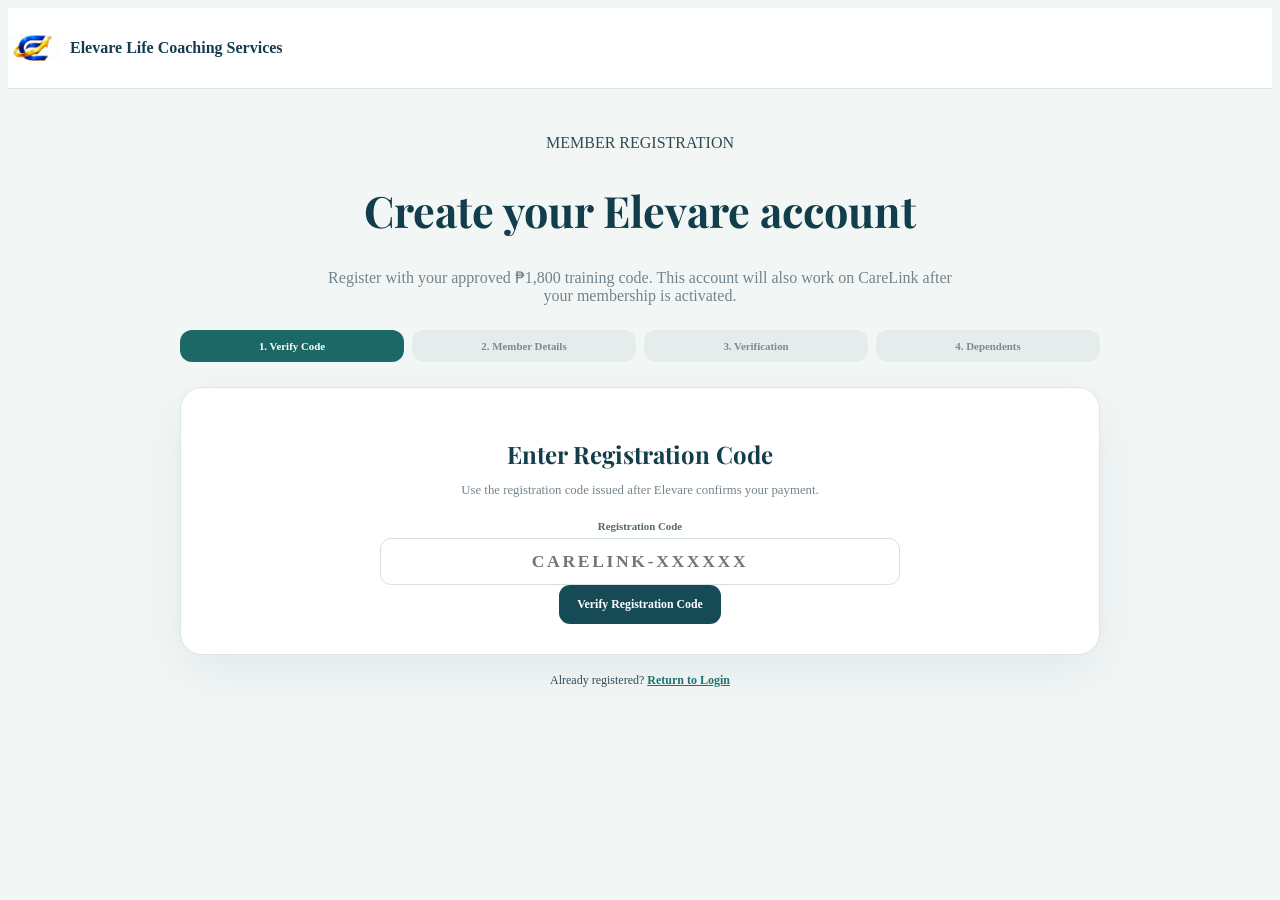
<file: shared-registration.html>
<!DOCTYPE html>
<html lang="en">
<head>
<meta charset="UTF-8"><meta name="viewport" content="width=device-width,initial-scale=1">
<title>Register | Carelink</title>
<link rel="preconnect" href="https://fonts.googleapis.com">
<link rel="preconnect" href="https://fonts.gstatic.com" crossorigin>
<link href="https://fonts.googleapis.com/css2?family=DM+Sans:wght@400;500;600;700;800&family=Playfair+Display:wght@600;700&display=swap" rel="stylesheet">
<link rel="stylesheet" href="https://nephireyes0305.github.io/carelink/style/style.css">
<style>
body{background:#f2f7f6;color:#314b55}.reg-header{background:#fff;border-bottom:1px solid #dce7e7;padding:14px 0}.reg-brand{display:flex;align-items:center;gap:10px;text-decoration:none;color:#153d50;font-weight:800}.reg-brand img{width:52px;height:52px;object-fit:contain}.reg-shell{max-width:920px;margin:45px auto 80px;padding:0 20px}.reg-title{text-align:center;margin-bottom:25px}.reg-title h1{font-family:"Playfair Display",serif;color:#123d4a;font-size:2.7rem}.reg-title p{color:#73848d;max-width:650px;margin:8px auto}.steps{display:grid;grid-template-columns:repeat(4,1fr);gap:8px;margin:25px 0}.step{padding:10px;border-radius:12px;background:#e4ecec;text-align:center;font-size:.68rem;font-weight:800;color:#7b8b91}.step.active{background:#1c6866;color:#fff}.reg-card{background:#fff;border:1px solid #dce6e6;border-radius:22px;padding:30px;box-shadow:0 16px 45px #173f4a12}.reg-panel{display:none}.reg-panel.active{display:block}.reg-card h2{font-family:"Playfair Display",serif;color:#123d4a;margin-bottom:6px}.reg-card .lead{color:#74858d;font-size:.8rem;margin-bottom:22px}.form-grid{display:grid;grid-template-columns:1fr 1fr;gap:15px}.form-grid label,.full-label{display:flex;flex-direction:column;gap:6px;font-size:.68rem;font-weight:800;color:#526973}.form-grid input,.form-grid select,.full-label input{border:1px solid #d5e1e2;border-radius:11px;padding:12px;font:inherit;font-size:.78rem;outline:none}.form-grid input:focus,.form-grid select:focus,.full-label input:focus{border-color:#438983;box-shadow:0 0 0 3px #43898314}.full{grid-column:1/-1}.reg-actions{display:flex;justify-content:space-between;gap:10px;margin-top:24px}.primary,.secondary,.otp-btn{border:0;border-radius:11px;padding:12px 18px;font:inherit;font-size:.74rem;font-weight:800;cursor:pointer}.primary{background:#164b55;color:#fff}.secondary{background:#e9f1f1;color:#42616b}.otp-btn{background:#eaf4f3;color:#216b68}.code-box{max-width:520px;margin:auto;text-align:center}.code-box input{text-transform:uppercase;text-align:center;font-size:1.1rem;letter-spacing:.15em}.notice{background:#f3f7f7;border:1px solid #dce7e7;border-radius:12px;padding:12px 14px;color:#6c7d85;font-size:.7rem;margin:15px 0}.success-notice{background:#edf8ef;color:#3e8151}.otp-row{display:grid;grid-template-columns:1fr auto;gap:8px}.otp-verified{font-size:.62rem;color:#408454;font-weight:800;margin-top:4px;display:none}.otp-verified.show{display:block}.dependent-box{border:1px solid #dce7e7;border-radius:14px;padding:16px;margin:12px 0}.dependent-box h4{color:#164b55}.dep-meta{font-size:.64rem;color:#84949a}.summary{display:grid;grid-template-columns:1fr 1fr;gap:10px}.summary div{background:#f5f8f8;border-radius:10px;padding:12px}.summary span{display:block;font-size:.6rem;color:#839199}.summary strong{font-size:.76rem;color:#244d59}.important{color:#936d20;background:#fff8e7;border-color:#f0dda5}.login-link{text-align:center;margin-top:18px;font-size:.75rem}.login-link a{color:#1f7470;font-weight:800}@media(max-width:650px){.steps{grid-template-columns:1fr 1fr}.form-grid,.summary{grid-template-columns:1fr}.full{grid-column:auto}.reg-card{padding:20px}.reg-title h1{font-size:2.2rem}}
</style>
</head>
<body>
<header class="reg-header"><div class="container"><a class="reg-brand" href="index.html"><img src="assets/mark.jpg" alt="Elevare logo"><span>Elevare Life Coaching Services</span></a></div></header>
<main class="reg-shell">
<div class="reg-title"><span class="eyebrow">MEMBER REGISTRATION</span><h1>Create your Elevare account</h1><p>Register with your approved ₱1,800 training code. This account will also work on CareLink after your membership is activated.</p></div>
<div class="steps"><div class="step active">1. Verify Code</div><div class="step">2. Member Details</div><div class="step">3. Verification</div><div class="step">4. Dependents</div></div>
<div class="reg-card">
<section class="reg-panel active" data-step="1">
 <div class="code-box"><h2>Enter Registration Code</h2><p class="lead">Use the registration code issued after Elevare confirms your payment.</p>
 <label class="full-label">Registration Code<input id="regCode" placeholder="CARELINK-XXXXXX" maxlength="30"></label>
 
 <button class="primary" id="verifyCodeBtn">Verify Registration Code</button><div id="codeResult" class="notice" style="display:none"></div></div>
</section>
<section class="reg-panel" data-step="2">
 <h2>Member Information</h2><p class="lead">Please provide complete and accurate information.</p>
 <div class="form-grid">
  <label>Username<input id="rUsername" required></label><label>Password<input id="rPassword" type="password" minlength="8" required></label>
  <label>Full Name<input id="rName" required></label><label>Birthdate<input id="rBirthdate" type="date" required></label>
  <label>Gender<select id="rGender" required><option value="">Select gender</option><option>Male</option><option>Female</option><option>Other</option></select></label><label>Marital Status<select id="rMaritalStatus" required><option value="">Select status</option><option>Single</option><option>Married</option><option>Widowed</option><option>Separated</option></select></label>
  <label>Contact Number<input id="rPhone" type="tel" placeholder="09XXXXXXXXX" required></label>
  <label>Additional Number (Optional)<input id="rPhone2" type="tel" placeholder="Optional"></label><label>Working Email Address<input id="rEmail" type="email" required></label>
  <label class="full">Complete Address<input id="rAddress" required></label>
 </div>
 
 <div class="reg-actions"><button class="secondary back">Back</button><button class="primary next-details">Continue to Verification</button></div>
</section>
<section class="reg-panel" data-step="3">
 <h2>Verify your email address</h2><p class="lead">Email verification is required before registration can continue. Mobile OTP verification is temporarily disabled.</p>
 <div class="notice">Mobile number verification is <b>temporarily disabled</b>. Your contact number will still be saved with your member information.</div>
 <label class="full-label" style="margin-top:20px">Email Address<div class="otp-row"><input id="emailDisplay" disabled><button class="otp-btn" id="sendEmailOtp">Send OTP</button></div></label>
 <label class="full-label" style="margin-top:12px">Email OTP<input id="emailOtp" inputmode="numeric" maxlength="6" placeholder="6-digit OTP"></label><button class="secondary" id="verifyEmailOtp">Verify Email OTP</button><div id="emailVerified" class="otp-verified">✓ Email address verified</div>
 <div class="notice important">A 6-digit OTP will be sent to the email address you provided. The OTP expires after 10 minutes and can only be used once.</div>
 <div class="reg-actions"><button class="secondary back">Back</button><button class="primary" id="toDependents">Continue</button></div>
</section>
<section class="reg-panel" data-step="4">
 <h2>Add Dependents <span style="font-size:.7rem;color:#84939a">(Optional)</span></h2><p class="lead">You may add dependents now or skip this step. Rules: Single members may add parents, one spouse/life partner, children under 18, and siblings under 18. Married members may add one spouse/life partner and children under 18 only.</p>
 <div id="regDependents"></div>
 <button class="secondary" id="addRegDependent">+ Add Dependent</button>
 <div class="notice">CareLink eligibility countdowns begin when CareLink membership is activated.</div>
 <div class="reg-actions"><button class="secondary back">Back</button><button class="primary" id="finishRegistration">Complete Registration</button></div>
</section>
<section class="reg-panel" data-step="5">
 <div class="code-box"><h2>Registration Complete</h2><div class="notice success-notice">✓ Your shared account is ready. You can sign in to Elevare now.</div>
 <div class="summary" id="registrationSummary"></div>
 <p>To activate CareLink, submit its registration form using the same code and account details after meeting CareLink’s payment and donation requirements.</p>
 <a class="primary" style="display:inline-block;text-decoration:none" href="login.html">Sign in to Elevare</a></div>
</section>
</div>
<div class="login-link">Already registered? <a href="login.html">Return to Login</a></div>
</main>
<script src="shared-account.js" defer></script></body></html>
</file>
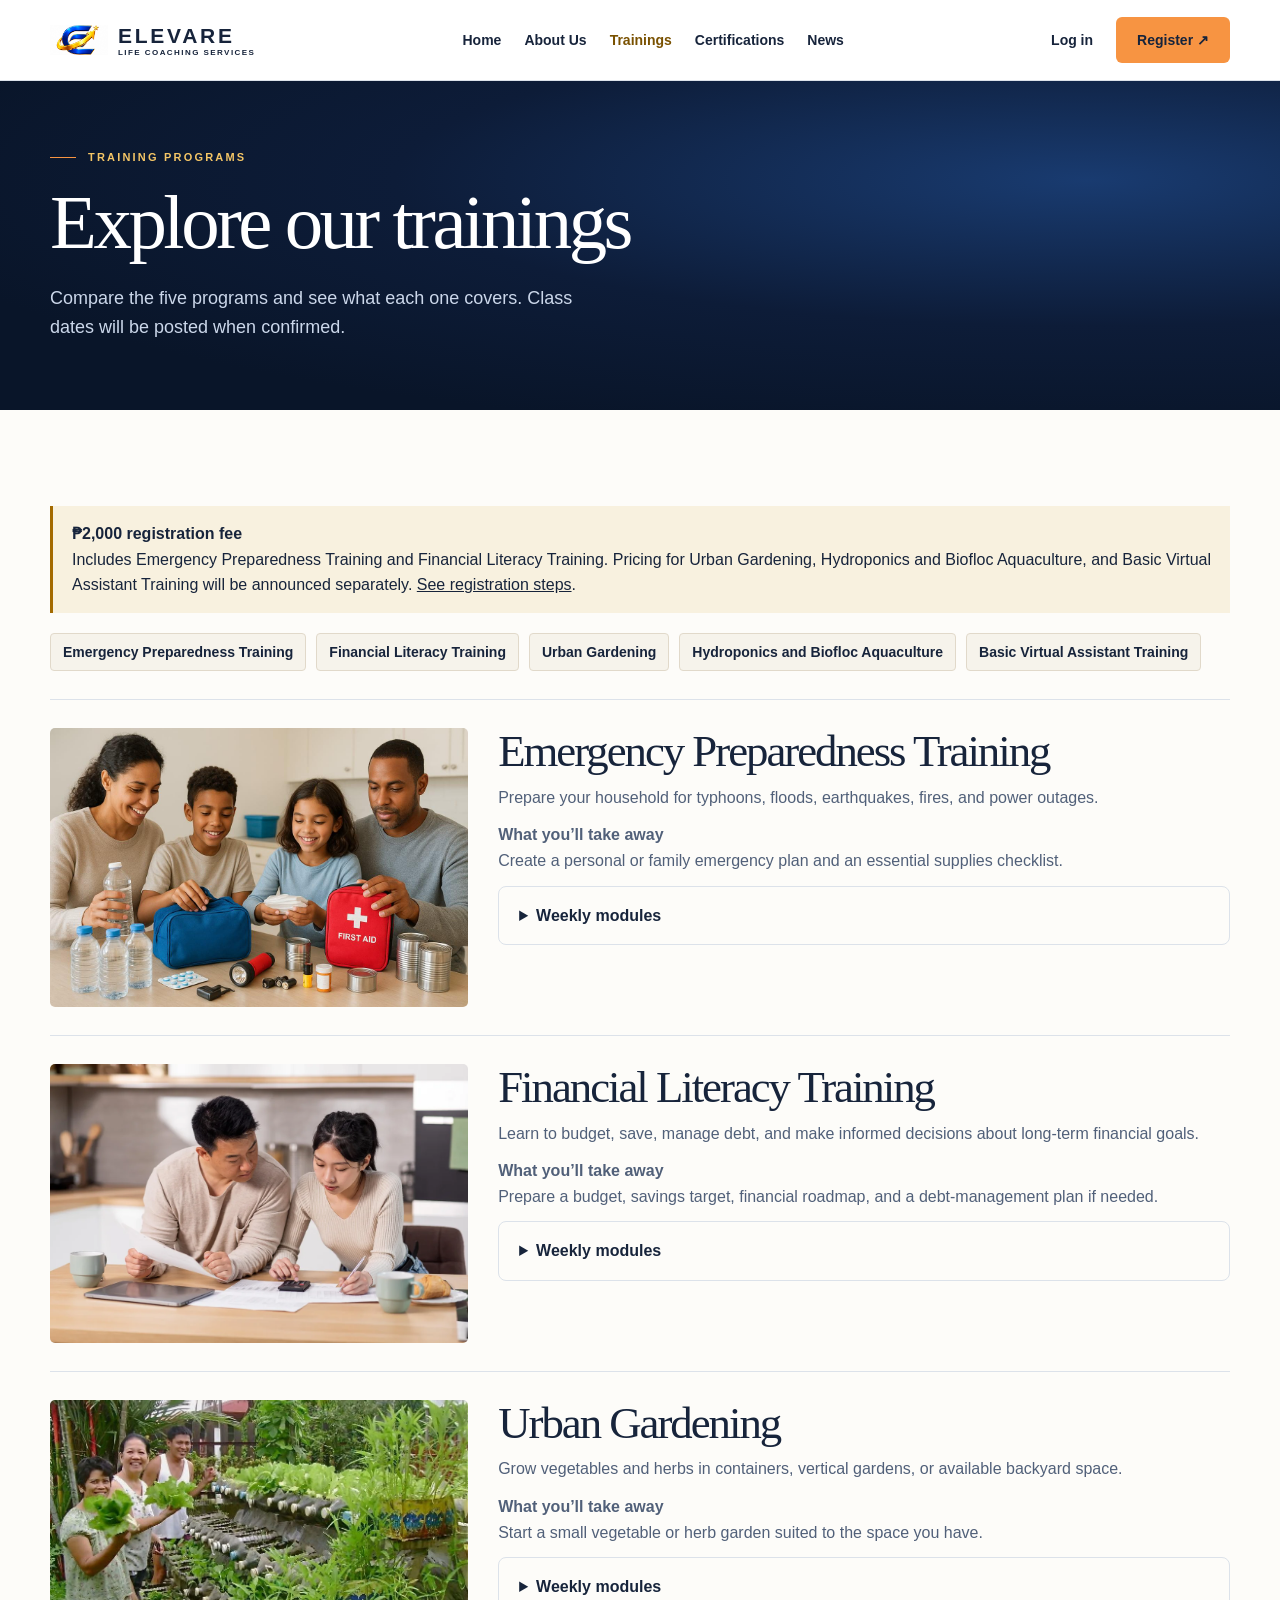
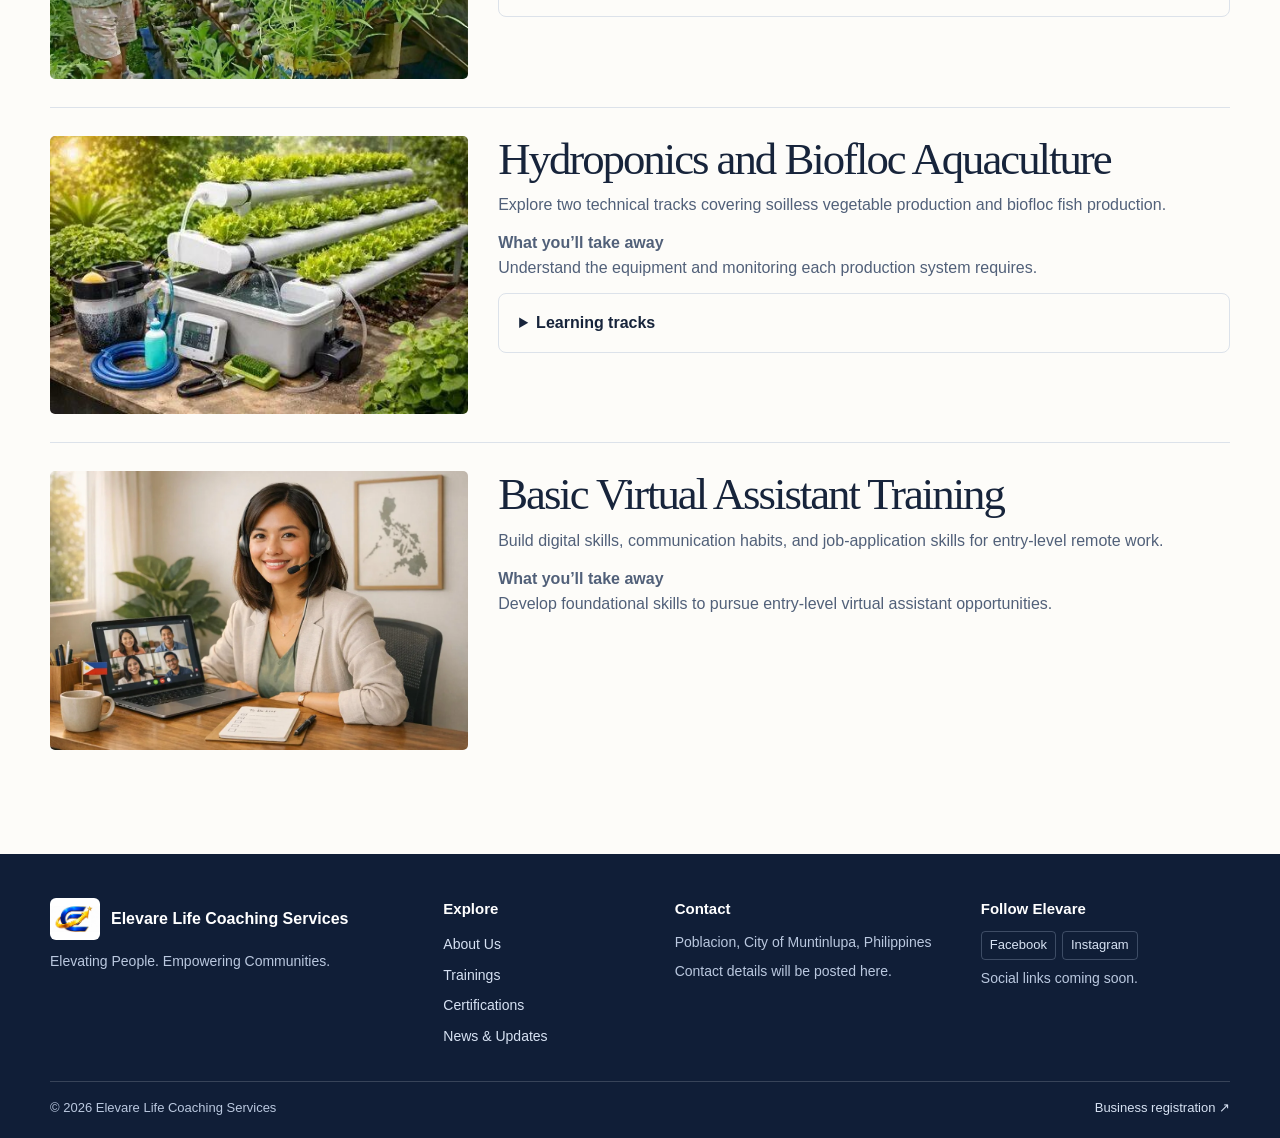
<file: trainings.html>
<!doctype html>
<html lang="en"><head><meta charset="utf-8"><meta name="viewport" content="width=device-width, initial-scale=1"><meta name="description" content="Elevare Life Coaching Services company information, leadership and training programs."><title>Trainings | Elevare Life Coaching Services</title><link rel="icon" href="assets/mark.jpg"><link rel="stylesheet" href="site.css"></head>
<body><a class="skip" href="#main">Skip to content</a><header class="header"><div class="wrap head"><a class="brand" href="index.html"><img src="assets/mark.jpg" alt=""><span class="wordmark">ELEVARE<small>Life Coaching Services</small></span></a><nav class="nav" aria-label="Main navigation"><a href="index.html">Home</a><a href="about.html">About Us</a><a href="trainings.html" aria-current="page">Trainings</a><a href="certifications.html">Certifications</a><a href="news.html">News</a></nav><div class="actions"><a class="login" href="login.html">Log in</a><a class="button " href="register.html">Register ↗</a></div></div></header>
<main id="main"><section class="page-intro"><div class="wrap"><p class="eyebrow">Training programs</p><h1>Explore our trainings</h1><p class="lead">Compare the five programs and see what each one covers. Class dates will be posted when confirmed.</p></div></section><section class="section"><div class="wrap"><p class="notice"><strong>₱2,000 registration fee</strong><br>Includes Emergency Preparedness Training and Financial Literacy Training. Pricing for Urban Gardening, Hydroponics and Biofloc Aquaculture, and Basic Virtual Assistant Training will be announced separately. <a href="register.html">See registration steps</a>.</p><nav aria-label="Jump to a training"><ul class="jumps"><li><a href="#preparedness">Emergency Preparedness Training</a></li><li><a href="#finance">Financial Literacy Training</a></li><li><a href="#gardening">Urban Gardening</a></li><li><a href="#hydroponics">Hydroponics and Biofloc Aquaculture</a></li><li><a href="#virtual-assistant">Basic Virtual Assistant Training</a></li></ul></nav>
    <article class="program-detail" id="preparedness">
        <img src="assets/preparedness.jpg" alt="" loading="lazy">
        <div><h2>Emergency Preparedness Training</h2><p>Prepare your household for typhoons, floods, earthquakes, fires, and power outages.</p><p class="outcome"><strong>What you’ll take away</strong><br>Create a personal or family emergency plan and an essential supplies checklist.</p><details class="detail"><summary>Weekly modules</summary><ul><li><strong>Personal and Family Emergency Preparedness</strong><p>Assess risks, plan for emergencies, and assemble a go-bag and contact list.</p></li><li><strong>Disaster Survival and Safety</strong><p>Understand evacuation and sheltering for earthquakes, typhoons, floods, and fires.</p></li><li><strong>First Aid and Emergency Response Awareness</strong><p>Learn first-aid and CPR awareness, bleeding response, and emergency communication.</p></li><li><strong>Community Resilience and Recovery</strong><p>Plan for safe water, sanitation, outages, and post-disaster recovery.</p></li></ul></details></div>
    </article>
    <article class="program-detail" id="finance">
        <img src="assets/finance.webp" alt="" loading="lazy">
        <div><h2>Financial Literacy Training</h2><p>Learn to budget, save, manage debt, and make informed decisions about long-term financial goals.</p><p class="outcome"><strong>What you’ll take away</strong><br>Prepare a budget, savings target, financial roadmap, and a debt-management plan if needed.</p><details class="detail"><summary>Weekly modules</summary><ul><li><strong>Money Management and Budgeting</strong><p>Allocate income, track expenses, and distinguish needs from wants.</p></li><li><strong>Savings and Emergency Funds</strong><p>Set savings goals and plan for predictable and emergency expenses.</p></li><li><strong>Debt Management and Financial Protection</strong><p>Explore debt repayment, responsible borrowing, scam awareness, and insurance basics.</p></li><li><strong>Long-Term Financial Planning</strong><p>Understand compounding, investment risk, and retirement planning.</p></li></ul></details></div>
    </article>
    <article class="program-detail" id="gardening">
        <img src="assets/gardening.webp" alt="" loading="lazy">
        <div><h2>Urban Gardening</h2><p>Grow vegetables and herbs in containers, vertical gardens, or available backyard space.</p><p class="outcome"><strong>What you’ll take away</strong><br>Start a small vegetable or herb garden suited to the space you have.</p><details class="detail"><summary>Weekly modules</summary><ul><li><strong>Getting Started with Urban Gardening</strong><p>Assess space, sunlight, location, and container options.</p></li><li><strong>Seeds, Soil, and Plant Nutrition</strong><p>Explore seed starting, growing media, compost, and watering.</p></li><li><strong>Plant Care and Pest Management</strong><p>Recognize common pests and learn ways to maintain plant health.</p></li><li><strong>Harvesting and Sustainable Food Production</strong><p>Explore harvesting, succession planting, cost tracking, and basic selling.</p></li></ul></details></div>
    </article>
    <article class="program-detail" id="hydroponics">
        <img src="assets/hydroponics.jpg" alt="" loading="lazy">
        <div><h2>Hydroponics and Biofloc Aquaculture</h2><p>Explore two technical tracks covering soilless vegetable production and biofloc fish production.</p><p class="outcome"><strong>What you’ll take away</strong><br>Understand the equipment and monitoring each production system requires.</p><details class="detail"><summary>Learning tracks</summary><ul><li><strong>Hydroponics</strong><p>Explore system types, nutrient solutions, pH and electrical conductivity, seedling care, troubleshooting, and production costs.</p></li><li><strong>Biofloc Aquaculture</strong><p>Learn about aeration, stocking density, water-quality monitoring, and contingency planning. The detailed module list will be posted when finalized.</p></li></ul></details></div>
    </article>
    <article class="program-detail" id="virtual-assistant">
        <img src="assets/virtual-assistant.webp" alt="" loading="lazy">
        <div><h2>Basic Virtual Assistant Training</h2><p>Build digital skills, communication habits, and job-application skills for entry-level remote work.</p><p class="outcome"><strong>What you’ll take away</strong><br>Develop foundational skills to pursue entry-level virtual assistant opportunities.</p></div>
    </article></div></section></main><footer class="footer">
<div class="wrap footer-grid">
<section aria-label="Elevare company information">
<a class="footer-brand" href="index.html"><img src="assets/mark.jpg" alt="" width="50" height="42"><strong>Elevare Life Coaching Services</strong></a>
<p>Elevating People. Empowering Communities.</p>
</section>
<nav aria-label="Explore Elevare"><h2>Explore</h2><ul>
<li><a href="about.html">About Us</a></li>
<li><a href="trainings.html">Trainings</a></li>
<li><a href="certifications.html">Certifications</a></li>
<li><a href="news.html">News &amp; Updates</a></li>
</ul></nav>
<section aria-labelledby="footer-contact"><h2 id="footer-contact">Contact</h2><p>Poblacion, City of Muntinlupa, Philippines</p><p>Contact details will be posted here.</p></section>
<section aria-labelledby="footer-social"><h2 id="footer-social">Follow Elevare</h2><ul class="social-placeholders"><li>Facebook</li><li>Instagram</li></ul><p>Social links coming soon.</p></section>
</div>
<div class="wrap footer-bottom"><p>© 2026 Elevare Life Coaching Services</p><a href="certifications.html">Business registration <span aria-hidden="true">↗</span></a></div>
</footer></body></html>
</file>
<file: site.css>
:root{--navy:#09152c;--ink:#13233f;--muted:#516079;--gold:#efb947;--cream:#f8f6f0;--line:#dce2ea;--white:#fff;font-family:Arial,Helvetica,sans-serif;color:var(--ink);background:#fff}*{box-sizing:border-box}body{margin:0;line-height:1.6}a{color:inherit}img{max-width:100%;display:block}h1,h2,h3,p{margin:0}h1,h2{font-family:Georgia,serif;font-weight:400;line-height:1.04;letter-spacing:-.045em}h1{font-size:clamp(3rem,6vw,6rem)}h2{font-size:clamp(2.4rem,4vw,3.6rem)}h3{line-height:1.2}.wrap{width:min(1180px,calc(100% - 64px));margin-inline:auto}.header{background:#fff;border-bottom:1px solid var(--line)}.head{min-height:80px;display:flex;align-items:center;justify-content:space-between;gap:20px}.brand{display:flex;align-items:center;gap:10px;text-decoration:none;flex-shrink:0}.brand img{width:58px}.wordmark{display:grid;font-size:21px;letter-spacing:.13em;font-weight:800;line-height:1.2}.wordmark small{font-size:8px;letter-spacing:.18em;text-transform:uppercase}.nav,.actions{display:flex;align-items:center;gap:23px}.nav a,.login{font-size:14px;font-weight:700;text-decoration:none;white-space:nowrap}.nav a[aria-current=page],.nav a:hover,.login:hover{color:#795100}.button{display:inline-flex;align-items:center;justify-content:center;gap:12px;padding:11px 20px;border:1px solid transparent;border-radius:6px;background:var(--gold);color:#151c2a;text-decoration:none;font-weight:750;font-size:14px;min-height:45px}.button:hover{background:#ffd477}.button.outline{color:inherit;border-color:currentColor;background:transparent}.button.outline:hover{background:#ffffff12}.hero,.page-intro{background:radial-gradient(ellipse at 85% 30%,#193b70 0%,#0d1c38 45%,#091529 80%);color:white}.hero{position:relative;overflow:hidden}.hero:after{content:"";position:absolute;inset:-45% -20% -45% 40%;pointer-events:none;background:repeating-radial-gradient(ellipse at center,transparent 0 31px,#a7bfe418 32px 33px,transparent 34px 50px);transform:rotate(-20deg);mask-image:linear-gradient(90deg,transparent,#000)}.hero-grid{position:relative;z-index:1;display:grid;grid-template-columns:1.25fr 1fr;gap:65px;align-items:center;min-height:575px;padding-block:72px}.eyebrow{display:flex;align-items:center;gap:12px;font-size:11px;font-weight:800;letter-spacing:.2em;text-transform:uppercase;color:#795100;margin-bottom:16px}.eyebrow:before{content:"";width:26px;height:1px;background:currentColor}.hero .eyebrow,.page-intro .eyebrow,.footer .eyebrow{color:#f5c666}.hero h1 em{color:#f5c666;font-weight:400}.lead{font-size:18px;max-width:54ch;color:var(--muted);margin-top:22px}.hero .lead,.page-intro .lead{color:#cbd7ea}.hero-actions{display:flex;gap:12px;flex-wrap:wrap;margin-top:30px}.brand-panel{position:relative;box-shadow:0 25px 70px #0005;background:#fff;padding:18px;border-radius:10px;outline:1px solid #ffffff4f;outline-offset:10px}.brand-panel img{width:100%;aspect-ratio:1.46;object-fit:contain}.stripe{background:var(--cream);border-bottom:1px solid #e8e4db}.stripe .wrap{display:flex;align-items:center;justify-content:space-between;gap:14px;padding-block:22px}.stripe-note{display:flex;align-items:center;gap:13px;font-size:14px}.seal{display:grid;place-items:center;background:#f2e5c8;color:#75500b;border-radius:50%;width:38px;height:38px;flex-shrink:0;font-size:20px}.text-link{font-size:14px;font-weight:800;text-underline-offset:4px}.section{padding-block:76px}.section.soft{background:var(--cream)}.section-top{display:flex;justify-content:space-between;align-items:end;gap:24px;margin-bottom:28px}.grid{display:grid;grid-template-columns:repeat(3,1fr);gap:18px}.card{border:1px solid var(--line);background:#fff;border-radius:9px;padding:24px}.card h3{font-size:20px;margin-bottom:10px}.card p,.detail p,.person p,.muted{color:var(--muted)}.card a{display:inline-block;margin-top:16px}.page-intro{padding-block:68px}.page-intro h1{font-size:clamp(3rem,6vw,5rem)}.people{display:grid;grid-template-columns:repeat(2,minmax(0,1fr));gap:24px;margin-top:30px}.person{display:grid;grid-template-columns:40% 1fr;align-items:center;gap:20px;border:1px solid var(--line);border-radius:9px;overflow:hidden;padding-right:18px}.person img{width:100%;aspect-ratio:4/5;object-fit:cover;object-position:center top;background:#eee}.person h3{font-size:23px;margin-bottom:6px}.details{max-width:780px;display:grid;gap:12px}.detail{border:1px solid var(--line);border-radius:8px;padding:0 20px}.detail summary{cursor:pointer;font-weight:750;padding:16px 0}.detail p{padding-bottom:16px}.cert-grid{display:grid;grid-template-columns:1fr 1.25fr;gap:34px;align-items:start}.cert-grid img{border:1px solid var(--line);border-radius:8px}.cert-grid dt{font-weight:bold}.cert-grid dd{margin:0 0 12px;color:var(--muted)}.portal{max-width:700px}.portal ol{padding-left:22px}.portal li{padding-block:6px}.notice{padding:15px 19px;border-left:3px solid #a36a00;background:#f8f1df;margin:20px 0}.footer{background:var(--navy);color:white;padding-block:36px}.footer .wrap{display:flex;justify-content:space-between;align-items:center;gap:24px}.footer p{color:#bac8df;font-size:14px}.footer a{text-decoration:none}.skip{position:absolute;left:10px;top:-90px;background:#fff;padding:10px;z-index:5}.skip:focus{top:10px}a:focus-visible,summary:focus-visible{outline:2px solid #b17b10;outline-offset:4px}
@media(max-width:960px){.head{flex-wrap:wrap;gap:10px;padding-block:12px}.nav{order:3;width:100%;overflow:auto;padding-block:4px}.hero-grid{gap:34px;min-height:0}.person{grid-template-columns:1fr;padding:0}.person div{padding:0 18px 18px}.person img{aspect-ratio:1.25}}
@media(max-width:660px){.wrap{width:calc(100% - 36px)}.nav,.actions{gap:13px}.nav a,.login{font-size:13px}.actions .button{padding-inline:11px}.hero-grid,.cert-grid,.grid{grid-template-columns:1fr}.hero-grid{padding-block:50px;gap:34px}.brand-panel{margin:0 10px}.section,.page-intro{padding-block:48px}.section-top,.stripe .wrap,.footer .wrap{align-items:flex-start;flex-direction:column}.people{gap:12px}.person h3{font-size:17px}.stripe .wrap{gap:9px}.stripe a{margin-left:51px}}

/* Training-led homepage and catalog */
:root{--navy:#101e37;--ink:#17243b;--cream:#f6f3eb;--gold:#efbc55}
body{background:#fdfcf9}
.hero{background:#f6f3eb;color:var(--ink)}
.hero::after{display:none}
.hero-grid{grid-template-columns:minmax(0,1fr) minmax(0,1.12fr);gap:42px;min-height:510px;padding-block:58px}
.hero h1{font-size:clamp(3rem,6vw,5.8rem)}
.hero h1 em{color:#244887}
.hero .eyebrow{color:#795100}
.hero .lead{color:var(--muted)}
.hero .outline:hover{background:#13233f0c}
.hero-photo{margin:0;position:relative;border-radius:5px;overflow:hidden;background:var(--navy);box-shadow:0 16px 44px #17243b1a}
.hero-photo img{width:100%;aspect-ratio:1.33;object-fit:cover}
.hero-photo figcaption{padding:12px 17px;color:#fff;font-size:14px;font-weight:700}
.stripe{background:var(--navy);color:#fff;border:none}
.stripe .wrap{padding-block:17px}
.stripe a{color:#ffdc91}
.program-grid{display:grid;grid-template-columns:repeat(3,minmax(0,1fr));gap:22px}
.program-card{display:flex;flex-direction:column;border:1px solid var(--line);background:#fff;border-radius:6px;overflow:hidden}
.program-card img{width:100%;aspect-ratio:2;object-fit:cover}
.program-card div{display:flex;flex-direction:column;align-items:flex-start;flex:1;padding:20px}
.program-card h3{font-size:21px;margin-bottom:8px}
.program-card p,.mission-grid p,.program-detail p{color:var(--muted)}
.program-card a{margin-top:auto;padding-top:14px;color:#244887}
.end-band{margin-bottom:0}
.mission-grid{display:grid;grid-template-columns:1fr 1fr;gap:36px}
.mission-grid p{margin-top:12px;max-width:55ch}
.jumps{display:flex;flex-wrap:wrap;gap:10px;list-style:none;padding:0;margin:0 0 28px}
.jumps a{display:block;background:#f6f3eb;border:1px solid #e1d9ca;border-radius:4px;padding:7px 12px;font-weight:bold;text-decoration:none;font-size:14px}
.jumps a:hover{background:#f0e3c7}
.program-detail{display:grid;grid-template-columns:minmax(180px,1fr) minmax(0,1.75fr);gap:30px;align-items:start;padding-block:28px;border-top:1px solid var(--line);scroll-margin-top:16px}
.program-detail img{width:100%;aspect-ratio:1.5;object-fit:cover;border-radius:5px}
.program-detail h2{font-size:clamp(1.9rem,3.7vw,2.8rem);margin-bottom:10px}
.program-detail .outcome{margin-block:12px}
.program-detail ul{padding-left:20px;margin-top:0}
.program-detail li p{padding-bottom:8px}
.sr-only{position:absolute;width:1px;height:1px;overflow:hidden;clip-path:inset(50%);white-space:nowrap}
@media(max-width:900px){.program-grid{grid-template-columns:repeat(2,minmax(0,1fr))}.hero-grid{min-height:0;gap:30px}}
@media(max-width:660px){.hero-grid,.program-grid,.program-detail,.mission-grid{grid-template-columns:1fr}.hero-grid{padding-block:40px}.program-detail{gap:14px}.program-detail img{aspect-ratio:2}.stripe a{margin-left:51px}}

.footer{padding-block:44px 20px}
.footer .footer-grid{display:grid;grid-template-columns:1.45fr .8fr 1.1fr 1fr;gap:24px 32px;align-items:start}
.footer h2{font:700 15px/1.4 Arial,Helvetica,sans-serif;letter-spacing:normal;margin:0 0 12px}
.footer p+p{margin-top:6px}
.footer ul{list-style:none;padding:0;margin:0}
.footer nav li+li{margin-top:5px}
.footer nav a,.footer-bottom a{color:#d7e2f3;font-size:14px}
.footer a:hover{color:#ffdc91;text-decoration:underline;text-underline-offset:4px}
.footer-brand{display:flex;align-items:center;gap:11px;margin-bottom:10px}
.footer-brand img{object-fit:contain;background:white;border-radius:6px}
.footer .social-placeholders{display:flex;flex-wrap:wrap;gap:6px;margin-bottom:7px}
.social-placeholders li{border:1px solid #8292ab66;border-radius:4px;padding:3px 8px;color:#d7e2f3;font-size:13px}
.footer .footer-bottom{border-top:1px solid #ffffff2b;margin-top:32px;padding-top:16px;gap:8px 24px}
.footer-bottom p,.footer-bottom a{font-size:13px}
@media(max-width:940px){.footer .footer-grid{grid-template-columns:repeat(2,minmax(0,1fr))}}
@media(max-width:480px){.footer .footer-grid{grid-template-columns:1fr}}

/* Warm orange accents against the existing navy and gold palette. */
:root{--orange:#f79442;--orange-dark:#8b3b08}
.hero .eyebrow,.page-intro .eyebrow::before{color:#f79442}
.hero .eyebrow{color:var(--orange-dark)}
.hero-photo{border-bottom:4px solid var(--orange)}
.program-card{border-top:3px solid var(--orange)}
.button.orange,.actions .button,.hero-actions .button:not(.outline){background:var(--orange);color:#17243b}
.button.orange:hover,.actions .button:hover,.hero-actions .button:not(.outline):hover{background:#ffac68}
button.button{font:inherit;font-size:14px;font-weight:750;cursor:pointer}
button.button:disabled{opacity:.55;cursor:default}
.registration-actions,.included-courses{margin-block:20px}
.enrollment-grid{margin-top:20px}
.elevare-dialog{width:min(530px,calc(100% - 28px));max-height:calc(100% - 36px);overflow:auto;border:1px solid var(--line);border-top:5px solid var(--orange);border-radius:9px;padding:26px;color:var(--ink)}
.elevare-dialog::backdrop{background:#101e37bb}
.elevare-dialog h2{font-size:2rem;margin:0 24px 12px 0}
.elevare-dialog form{margin-top:15px}
.elevare-dialog label{display:block;font-weight:bold;margin-top:10px}
.elevare-dialog input{width:100%;padding:8px;margin:4px 0;border:1px solid #8593a8;border-radius:4px;font:inherit}
.elevare-dialog fieldset{border:0;margin:0;padding:0;min-width:0}
.elevare-dialog .button{margin-block:12px}
.dialog-close{position:absolute;right:12px;top:10px;font-size:21px;border:0;background:transparent;color:inherit;cursor:pointer}
.form-status{font-size:14px;color:var(--muted)}

.learner-shell{max-width:850px;margin:2rem auto;padding:0 1rem}
.learner-shell h1{font-size:clamp(2.2rem,5vw,4rem)}
.learner-shell h2{font-size:1.6rem;letter-spacing:0}
.learner-card{padding:1.3rem;border:1px solid var(--line);border-radius:.8rem;margin:1rem 0;background:#fff}
.learner-banner{background:var(--navy);color:#fff;padding:2rem 1.3rem;border-radius:.8rem;border-bottom:5px solid var(--orange,#efb947)}
.learner-banner p{margin-top:.6rem}
.learner-grid{display:grid;grid-template-columns:repeat(auto-fit,minmax(min(100%,220px),1fr));gap:.9rem}
.learner-shell label{display:grid;gap:.2rem;font-weight:600}
.learner-shell input,.learner-shell select,.learner-shell textarea{padding:.55rem;border:1px solid #a8b0bc;border-radius:.35rem;font:inherit;min-width:0;width:100%}
.learner-shell button{cursor:pointer}
.learner-shell .button{background:var(--orange,#efb947);color:var(--navy);border:0}
.learner-shell button:disabled{opacity:.55;cursor:default}
.learner-shell fieldset{min-width:0}
.learner-shell [role=status]{white-space:pre-wrap;margin:.8rem 0;overflow-wrap:anywhere}
.learner-shell dialog{max-width:min(760px,calc(100vw - 2rem));width:100%;max-height:90vh;border:1px solid var(--line);border-radius:.8rem;color:var(--ink)}
.learner-shell dialog::backdrop{background:#09152c99}
.learner-shell .review-tabs{display:flex;flex-wrap:wrap;gap:.4rem;margin:.9rem 0}
.learner-shell .receipt{max-height:65vh;margin:.6rem 0}
.learner-shell dd{margin:0 0 .6rem;overflow-wrap:anywhere}

.learner-banner .learner-logo{display:inline-block;margin-bottom:.85rem;border-radius:.45rem;overflow:hidden;background:#fff}
.learner-banner .learner-logo img{display:block;width:clamp(100px,19vw,145px);height:auto}
.registration-guide ol{padding-inline-start:1.4rem;margin:.8rem 0 1.1rem}
.registration-guide li + li{margin-top:.65rem}

/* Compact header shared by registration and admin review. */
.learner-brandbar{background:#fff;border-bottom:1px solid var(--line)}
.learner-brandbar-inner{max-width:850px;margin:0 auto;padding:0 1rem;display:flex;align-items:center;min-height:64px}
.learner-brandbar .learner-logo{display:inline-flex;align-items:center}
.learner-brandbar .learner-logo img{width:112px;height:auto}
.learner-shell.learner-page{margin:1.6rem auto 2rem}
.learner-page-title{padding:0 0 .95rem;border-bottom:1px solid var(--line)}
.learner-page-title h1{font-size:clamp(2rem,4.7vw,3.2rem);color:var(--navy)}
.learner-page-title h1::after{content:"";display:block;width:2.6rem;height:3px;background:var(--orange,#efb947);margin:.65rem 0}
.learner-page-title p{color:var(--muted)}

body[data-page="register"] .learner-page-title h1{font-size:clamp(1.65rem,4vw,2.4rem)}
body[data-page="register"] .learner-brandbar .learner-logo img{width:clamp(150px,24vw,190px)}
.learner-address{grid-column:1/-1}
.registration-bank{margin:.65rem 0 .2rem;padding:.75rem 1rem;background:var(--cream);border-left:3px solid var(--orange,#efb947)}
.registration-bank dl{margin:.35rem 0 0}
.registration-bank dt{font-weight:bold}
.registration-bank dd{margin:0}
.registration-bank dd + dt{margin-top:.25rem}
.learner-password{position:relative}
.learner-password input{padding-inline-end:3rem}
.password-toggle{position:absolute;inset-inline-end:.2rem;bottom:0;display:grid;place-items:center;width:44px;height:44px;padding:0;border:0;border-radius:.35rem;background:transparent;color:var(--navy)}
.password-toggle:hover{background:var(--cream)}
.password-toggle:focus-visible{outline:2px solid var(--orange,#efb947);outline-offset:-2px}
.password-eye-slash{display:none}
.password-toggle[aria-pressed="true"] .password-eye-slash{display:block}
</file>
<file: admin-base.css>
:root{--navy:#09152c;--ink:#13233f;--muted:#516079;--gold:#efb947;--cream:#f8f6f0;--line:#dce2ea;--white:#fff;font-family:Arial,Helvetica,sans-serif;color:var(--ink);background:#fff}*{box-sizing:border-box}body{margin:0;line-height:1.6}a{color:inherit}img{max-width:100%;display:block}h1,h2,h3,p{margin:0}h1,h2{font-family:Georgia,serif;font-weight:400;line-height:1.04;letter-spacing:-.045em}h1{font-size:clamp(3rem,6vw,6rem)}h2{font-size:clamp(2.4rem,4vw,3.6rem)}h3{line-height:1.2}.wrap{width:min(1180px,calc(100% - 64px));margin-inline:auto}.header{background:#fff;border-bottom:1px solid var(--line)}.head{min-height:80px;display:flex;align-items:center;justify-content:space-between;gap:20px}.brand{display:flex;align-items:center;gap:10px;text-decoration:none;flex-shrink:0}.brand img{width:58px}.wordmark{display:grid;font-size:21px;letter-spacing:.13em;font-weight:800;line-height:1.2}.wordmark small{font-size:8px;letter-spacing:.18em;text-transform:uppercase}.nav,.actions{display:flex;align-items:center;gap:23px}.nav a,.login{font-size:14px;font-weight:700;text-decoration:none;white-space:nowrap}.nav a[aria-current=page],.nav a:hover,.login:hover{color:#795100}.button{display:inline-flex;align-items:center;justify-content:center;gap:12px;padding:11px 20px;border:1px solid transparent;border-radius:6px;background:var(--gold);color:#151c2a;text-decoration:none;font-weight:750;font-size:14px;min-height:45px}.button:hover{background:#ffd477}.button.outline{color:inherit;border-color:currentColor;background:transparent}.button.outline:hover{background:#ffffff12}.hero,.page-intro{background:radial-gradient(ellipse at 85% 30%,#193b70 0%,#0d1c38 45%,#091529 80%);color:white}.hero{position:relative;overflow:hidden}.hero:after{content:"";position:absolute;inset:-45% -20% -45% 40%;pointer-events:none;background:repeating-radial-gradient(ellipse at center,transparent 0 31px,#a7bfe418 32px 33px,transparent 34px 50px);transform:rotate(-20deg);mask-image:linear-gradient(90deg,transparent,#000)}.hero-grid{position:relative;z-index:1;display:grid;grid-template-columns:1.25fr 1fr;gap:65px;align-items:center;min-height:575px;padding-block:72px}.eyebrow{display:flex;align-items:center;gap:12px;font-size:11px;font-weight:800;letter-spacing:.2em;text-transform:uppercase;color:#795100;margin-bottom:16px}.eyebrow:before{content:"";width:26px;height:1px;background:currentColor}.hero .eyebrow,.page-intro .eyebrow,.footer .eyebrow{color:#f5c666}.hero h1 em{color:#f5c666;font-weight:400}.lead{font-size:18px;max-width:54ch;color:var(--muted);margin-top:22px}.hero .lead,.page-intro .lead{color:#cbd7ea}.hero-actions{display:flex;gap:12px;flex-wrap:wrap;margin-top:30px}.brand-panel{position:relative;box-shadow:0 25px 70px #0005;background:#fff;padding:18px;border-radius:10px;outline:1px solid #ffffff4f;outline-offset:10px}.brand-panel img{width:100%;aspect-ratio:1.46;object-fit:contain}.stripe{background:var(--cream);border-bottom:1px solid #e8e4db}.stripe .wrap{display:flex;align-items:center;justify-content:space-between;gap:14px;padding-block:22px}.stripe-note{display:flex;align-items:center;gap:13px;font-size:14px}.seal{display:grid;place-items:center;background:#f2e5c8;color:#75500b;border-radius:50%;width:38px;height:38px;flex-shrink:0;font-size:20px}.text-link{font-size:14px;font-weight:800;text-underline-offset:4px}.section{padding-block:76px}.section.soft{background:var(--cream)}.section-top{display:flex;justify-content:space-between;align-items:end;gap:24px;margin-bottom:28px}.grid{display:grid;grid-template-columns:repeat(3,1fr);gap:18px}.card{border:1px solid var(--line);background:#fff;border-radius:9px;padding:24px}.card h3{font-size:20px;margin-bottom:10px}.card p,.detail p,.person p,.muted{color:var(--muted)}.card a{display:inline-block;margin-top:16px}.page-intro{padding-block:68px}.page-intro h1{font-size:clamp(3rem,6vw,5rem)}.people{display:grid;grid-template-columns:repeat(2,minmax(0,1fr));gap:24px;margin-top:30px}.person{display:grid;grid-template-columns:40% 1fr;align-items:center;gap:20px;border:1px solid var(--line);border-radius:9px;overflow:hidden;padding-right:18px}.person img{width:100%;aspect-ratio:4/5;object-fit:cover;object-position:center top;background:#eee}.person h3{font-size:23px;margin-bottom:6px}.details{max-width:780px;display:grid;gap:12px}.detail{border:1px solid var(--line);border-radius:8px;padding:0 20px}.detail summary{cursor:pointer;font-weight:750;padding:16px 0}.detail p{padding-bottom:16px}.cert-grid{display:grid;grid-template-columns:1fr 1.25fr;gap:34px;align-items:start}.cert-grid img{border:1px solid var(--line);border-radius:8px}.cert-grid dt{font-weight:bold}.cert-grid dd{margin:0 0 12px;color:var(--muted)}.portal{max-width:700px}.portal ol{padding-left:22px}.portal li{padding-block:6px}.notice{padding:15px 19px;border-left:3px solid #a36a00;background:#f8f1df;margin:20px 0}.footer{background:var(--navy);color:white;padding-block:36px}.footer .wrap{display:flex;justify-content:space-between;align-items:center;gap:24px}.footer p{color:#bac8df;font-size:14px}.footer a{text-decoration:none}.skip{position:absolute;left:10px;top:-90px;background:#fff;padding:10px;z-index:5}.skip:focus{top:10px}a:focus-visible,summary:focus-visible{outline:2px solid #b17b10;outline-offset:4px}
@media(max-width:960px){.head{flex-wrap:wrap;gap:10px;padding-block:12px}.nav{order:3;width:100%;overflow:auto;padding-block:4px}.hero-grid{gap:34px;min-height:0}.person{grid-template-columns:1fr;padding:0}.person div{padding:0 18px 18px}.person img{aspect-ratio:1.25}}
@media(max-width:660px){.wrap{width:calc(100% - 36px)}.nav,.actions{gap:13px}.nav a,.login{font-size:13px}.actions .button{padding-inline:11px}.hero-grid,.cert-grid,.grid{grid-template-columns:1fr}.hero-grid{padding-block:50px;gap:34px}.brand-panel{margin:0 10px}.section,.page-intro{padding-block:48px}.section-top,.stripe .wrap,.footer .wrap{align-items:flex-start;flex-direction:column}.people{gap:12px}.person h3{font-size:17px}.stripe .wrap{gap:9px}.stripe a{margin-left:51px}}

/* Training-led homepage and catalog */
:root{--navy:#101e37;--ink:#17243b;--cream:#f6f3eb;--gold:#efbc55}
body{background:#fdfcf9}
.hero{background:#f6f3eb;color:var(--ink)}
.hero::after{display:none}
.hero-grid{grid-template-columns:minmax(0,1fr) minmax(0,1.12fr);gap:42px;min-height:510px;padding-block:58px}
.hero h1{font-size:clamp(3rem,6vw,5.8rem)}
.hero h1 em{color:#244887}
.hero .eyebrow{color:#795100}
.hero .lead{color:var(--muted)}
.hero .outline:hover{background:#13233f0c}
.hero-photo{margin:0;position:relative;border-radius:5px;overflow:hidden;background:var(--navy);box-shadow:0 16px 44px #17243b1a}
.hero-photo img{width:100%;aspect-ratio:1.33;object-fit:cover}
.hero-photo figcaption{padding:12px 17px;color:#fff;font-size:14px;font-weight:700}
.stripe{background:var(--navy);color:#fff;border:none}
.stripe .wrap{padding-block:17px}
.stripe a{color:#ffdc91}
.program-grid{display:grid;grid-template-columns:repeat(3,minmax(0,1fr));gap:22px}
.program-card{display:flex;flex-direction:column;border:1px solid var(--line);background:#fff;border-radius:6px;overflow:hidden}
.program-card img{width:100%;aspect-ratio:2;object-fit:cover}
.program-card div{display:flex;flex-direction:column;align-items:flex-start;flex:1;padding:20px}
.program-card h3{font-size:21px;margin-bottom:8px}
.program-card p,.mission-grid p,.program-detail p{color:var(--muted)}
.program-card a{margin-top:auto;padding-top:14px;color:#244887}
.end-band{margin-bottom:0}
.mission-grid{display:grid;grid-template-columns:1fr 1fr;gap:36px}
.mission-grid p{margin-top:12px;max-width:55ch}
.jumps{display:flex;flex-wrap:wrap;gap:10px;list-style:none;padding:0;margin:0 0 28px}
.jumps a{display:block;background:#f6f3eb;border:1px solid #e1d9ca;border-radius:4px;padding:7px 12px;font-weight:bold;text-decoration:none;font-size:14px}
.jumps a:hover{background:#f0e3c7}
.program-detail{display:grid;grid-template-columns:minmax(180px,1fr) minmax(0,1.75fr);gap:30px;align-items:start;padding-block:28px;border-top:1px solid var(--line);scroll-margin-top:16px}
.program-detail img{width:100%;aspect-ratio:1.5;object-fit:cover;border-radius:5px}
.program-detail h2{font-size:clamp(1.9rem,3.7vw,2.8rem);margin-bottom:10px}
.program-detail .outcome{margin-block:12px}
.program-detail ul{padding-left:20px;margin-top:0}
.program-detail li p{padding-bottom:8px}
.sr-only{position:absolute;width:1px;height:1px;overflow:hidden;clip-path:inset(50%);white-space:nowrap}
@media(max-width:900px){.program-grid{grid-template-columns:repeat(2,minmax(0,1fr))}.hero-grid{min-height:0;gap:30px}}
@media(max-width:660px){.hero-grid,.program-grid,.program-detail,.mission-grid{grid-template-columns:1fr}.hero-grid{padding-block:40px}.program-detail{gap:14px}.program-detail img{aspect-ratio:2}.stripe a{margin-left:51px}}

.footer{padding-block:44px 20px}
.footer .footer-grid{display:grid;grid-template-columns:1.45fr .8fr 1.1fr 1fr;gap:24px 32px;align-items:start}
.footer h2{font:700 15px/1.4 Arial,Helvetica,sans-serif;letter-spacing:normal;margin:0 0 12px}
.footer p+p{margin-top:6px}
.footer ul{list-style:none;padding:0;margin:0}
.footer nav li+li{margin-top:5px}
.footer nav a,.footer-bottom a{color:#d7e2f3;font-size:14px}
.footer a:hover{color:#ffdc91;text-decoration:underline;text-underline-offset:4px}
.footer-brand{display:flex;align-items:center;gap:11px;margin-bottom:10px}
.footer-brand img{object-fit:contain;background:white;border-radius:6px}
.footer .social-placeholders{display:flex;flex-wrap:wrap;gap:6px;margin-bottom:7px}
.social-placeholders li{border:1px solid #8292ab66;border-radius:4px;padding:3px 8px;color:#d7e2f3;font-size:13px}
.footer .footer-bottom{border-top:1px solid #ffffff2b;margin-top:32px;padding-top:16px;gap:8px 24px}
.footer-bottom p,.footer-bottom a{font-size:13px}
@media(max-width:940px){.footer .footer-grid{grid-template-columns:repeat(2,minmax(0,1fr))}}
@media(max-width:480px){.footer .footer-grid{grid-template-columns:1fr}}

/* Warm orange accents against the existing navy and gold palette. */
:root{--orange:#f79442;--orange-dark:#8b3b08}
.hero .eyebrow,.page-intro .eyebrow::before{color:#f79442}
.hero .eyebrow{color:var(--orange-dark)}
.hero-photo{border-bottom:4px solid var(--orange)}
.program-card{border-top:3px solid var(--orange)}
.button.orange,.actions .button,.hero-actions .button:not(.outline){background:var(--orange);color:#17243b}
.button.orange:hover,.actions .button:hover,.hero-actions .button:not(.outline):hover{background:#ffac68}
button.button{font:inherit;font-size:14px;font-weight:750;cursor:pointer}
button.button:disabled{opacity:.55;cursor:default}
.registration-actions,.included-courses{margin-block:20px}
.enrollment-grid{margin-top:20px}
.elevare-dialog{width:min(530px,calc(100% - 28px));max-height:calc(100% - 36px);overflow:auto;border:1px solid var(--line);border-top:5px solid var(--orange);border-radius:9px;padding:26px;color:var(--ink)}
.elevare-dialog::backdrop{background:#101e37bb}
.elevare-dialog h2{font-size:2rem;margin:0 24px 12px 0}
.elevare-dialog form{margin-top:15px}
.elevare-dialog label{display:block;font-weight:bold;margin-top:10px}
.elevare-dialog input{width:100%;padding:8px;margin:4px 0;border:1px solid #8593a8;border-radius:4px;font:inherit}
.elevare-dialog fieldset{border:0;margin:0;padding:0;min-width:0}
.elevare-dialog .button{margin-block:12px}
.dialog-close{position:absolute;right:12px;top:10px;font-size:21px;border:0;background:transparent;color:inherit;cursor:pointer}
.form-status{font-size:14px;color:var(--muted)}

.learner-shell{max-width:850px;margin:2rem auto;padding:0 1rem}
.learner-shell h1{font-size:clamp(2.2rem,5vw,4rem)}
.learner-shell h2{font-size:1.6rem;letter-spacing:0}
.learner-card{padding:1.3rem;border:1px solid var(--line);border-radius:.8rem;margin:1rem 0;background:#fff}
.learner-banner{background:var(--navy);color:#fff;padding:2rem 1.3rem;border-radius:.8rem;border-bottom:5px solid var(--orange,#efb947)}
.learner-banner p{margin-top:.6rem}
.learner-grid{display:grid;grid-template-columns:repeat(auto-fit,minmax(min(100%,220px),1fr));gap:.9rem}
.learner-shell label{display:grid;gap:.2rem;font-weight:600}
.learner-shell input,.learner-shell select,.learner-shell textarea{padding:.55rem;border:1px solid #a8b0bc;border-radius:.35rem;font:inherit;min-width:0;width:100%}
.learner-shell button{cursor:pointer}
.learner-shell .button{background:var(--orange,#efb947);color:var(--navy);border:0}
.learner-shell button:disabled{opacity:.55;cursor:default}
.learner-shell fieldset{min-width:0}
.learner-shell [role=status]{white-space:pre-wrap;margin:.8rem 0;overflow-wrap:anywhere}
.learner-shell dialog{max-width:min(760px,calc(100vw - 2rem));width:100%;max-height:90vh;border:1px solid var(--line);border-radius:.8rem;color:var(--ink)}
.learner-shell dialog::backdrop{background:#09152c99}
.learner-shell .review-tabs{display:flex;flex-wrap:wrap;gap:.4rem;margin:.9rem 0}
.learner-shell .receipt{max-height:65vh;margin:.6rem 0}
.learner-shell dd{margin:0 0 .6rem;overflow-wrap:anywhere}

.learner-banner .learner-logo{display:inline-block;margin-bottom:.85rem;border-radius:.45rem;overflow:hidden;background:#fff}
.learner-banner .learner-logo img{display:block;width:clamp(100px,19vw,145px);height:auto}
.registration-guide ol{padding-inline-start:1.4rem;margin:.8rem 0 1.1rem}
.registration-guide li + li{margin-top:.65rem}

/* Compact header shared by registration and admin review. */
.learner-brandbar{background:#fff;border-bottom:1px solid var(--line)}
.learner-brandbar-inner{max-width:850px;margin:0 auto;padding:0 1rem;display:flex;align-items:center;min-height:64px}
.learner-brandbar .learner-logo{display:inline-flex;align-items:center}
.learner-brandbar .learner-logo img{width:112px;height:auto}
.learner-shell.learner-page{margin:1.6rem auto 2rem}
.learner-page-title{padding:0 0 .95rem;border-bottom:1px solid var(--line)}
.learner-page-title h1{font-size:clamp(2rem,4.7vw,3.2rem);color:var(--navy)}
.learner-page-title h1::after{content:"";display:block;width:2.6rem;height:3px;background:var(--orange,#efb947);margin:.65rem 0}
.learner-page-title p{color:var(--muted)}

body[data-page="register"] .learner-page-title h1{font-size:clamp(1.65rem,4vw,2.4rem)}
body[data-page="register"] .learner-brandbar .learner-logo img{width:clamp(150px,24vw,190px)}
.learner-address{grid-column:1/-1}
.registration-bank{margin:.65rem 0 .2rem;padding:.75rem 1rem;background:var(--cream);border-left:3px solid var(--orange,#efb947)}
.registration-bank dl{margin:.35rem 0 0}
.registration-bank dt{font-weight:bold}
.registration-bank dd{margin:0}
.registration-bank dd + dt{margin-top:.25rem}
.learner-password{position:relative}
.learner-password input{padding-inline-end:3rem}
.password-toggle{position:absolute;inset-inline-end:.2rem;bottom:0;display:grid;place-items:center;width:44px;height:44px;padding:0;border:0;border-radius:.35rem;background:transparent;color:var(--navy)}
.password-toggle:hover{background:var(--cream)}
.password-toggle:focus-visible{outline:2px solid var(--orange,#efb947);outline-offset:-2px}
.password-eye-slash{display:none}
.password-toggle[aria-pressed="true"] .password-eye-slash{display:block}
</file>
<file: admin-dashboard.css>
body[data-page=admin]{background:#f1f4f8}
.learner-shell.learner-page{max-width:1220px}
body[data-page=admin] .learner-brandbar-inner{max-width:1220px}
body[data-page=admin] .learner-page-title{background:var(--navy);color:white;padding:1.5rem;border-radius:10px;border-bottom:3px solid var(--orange,#efb947)}
body[data-page=admin] .learner-page-title h1{color:white}
body[data-page=admin] .learner-page-title p{color:#d8e0ed}
.admin-toolbar,.admin-heading,.admin-range{display:flex;justify-content:space-between;align-items:center;flex-wrap:wrap;gap:.8rem}
.admin-toolbar{margin:1rem 0}
.admin-toolbar nav{display:flex;flex-wrap:wrap;gap:.4rem}
.admin-toolbar button,.admin-panel button:not(.button),#reload-dashboard{padding:.55rem .75rem;border:1px solid var(--line);background:white;color:var(--navy);border-radius:5px;font:inherit}
.admin-toolbar button[aria-pressed=true]{background:var(--navy);color:white}
.admin-panel{background:white;border:1px solid var(--line);border-radius:10px;padding:1.2rem;margin-top:1rem}
.admin-panel h2{margin-bottom:.35rem}
.admin-panel p{color:var(--muted)}
.admin-table{overflow:auto;margin-top:.9rem}
.admin-table table{width:100%;border-collapse:collapse;text-align:left;font-size:.9rem}
.admin-table th,.admin-table td{border-bottom:1px solid var(--line);padding:.7rem;vertical-align:middle}
.admin-table th{white-space:nowrap;background:#f3f6fa}
.admin-range{justify-content:flex-start;align-items:end;margin:1rem 0}
#referral-list{margin-top:1.4rem}
#report-output h3{margin-top:1rem}
</file>
